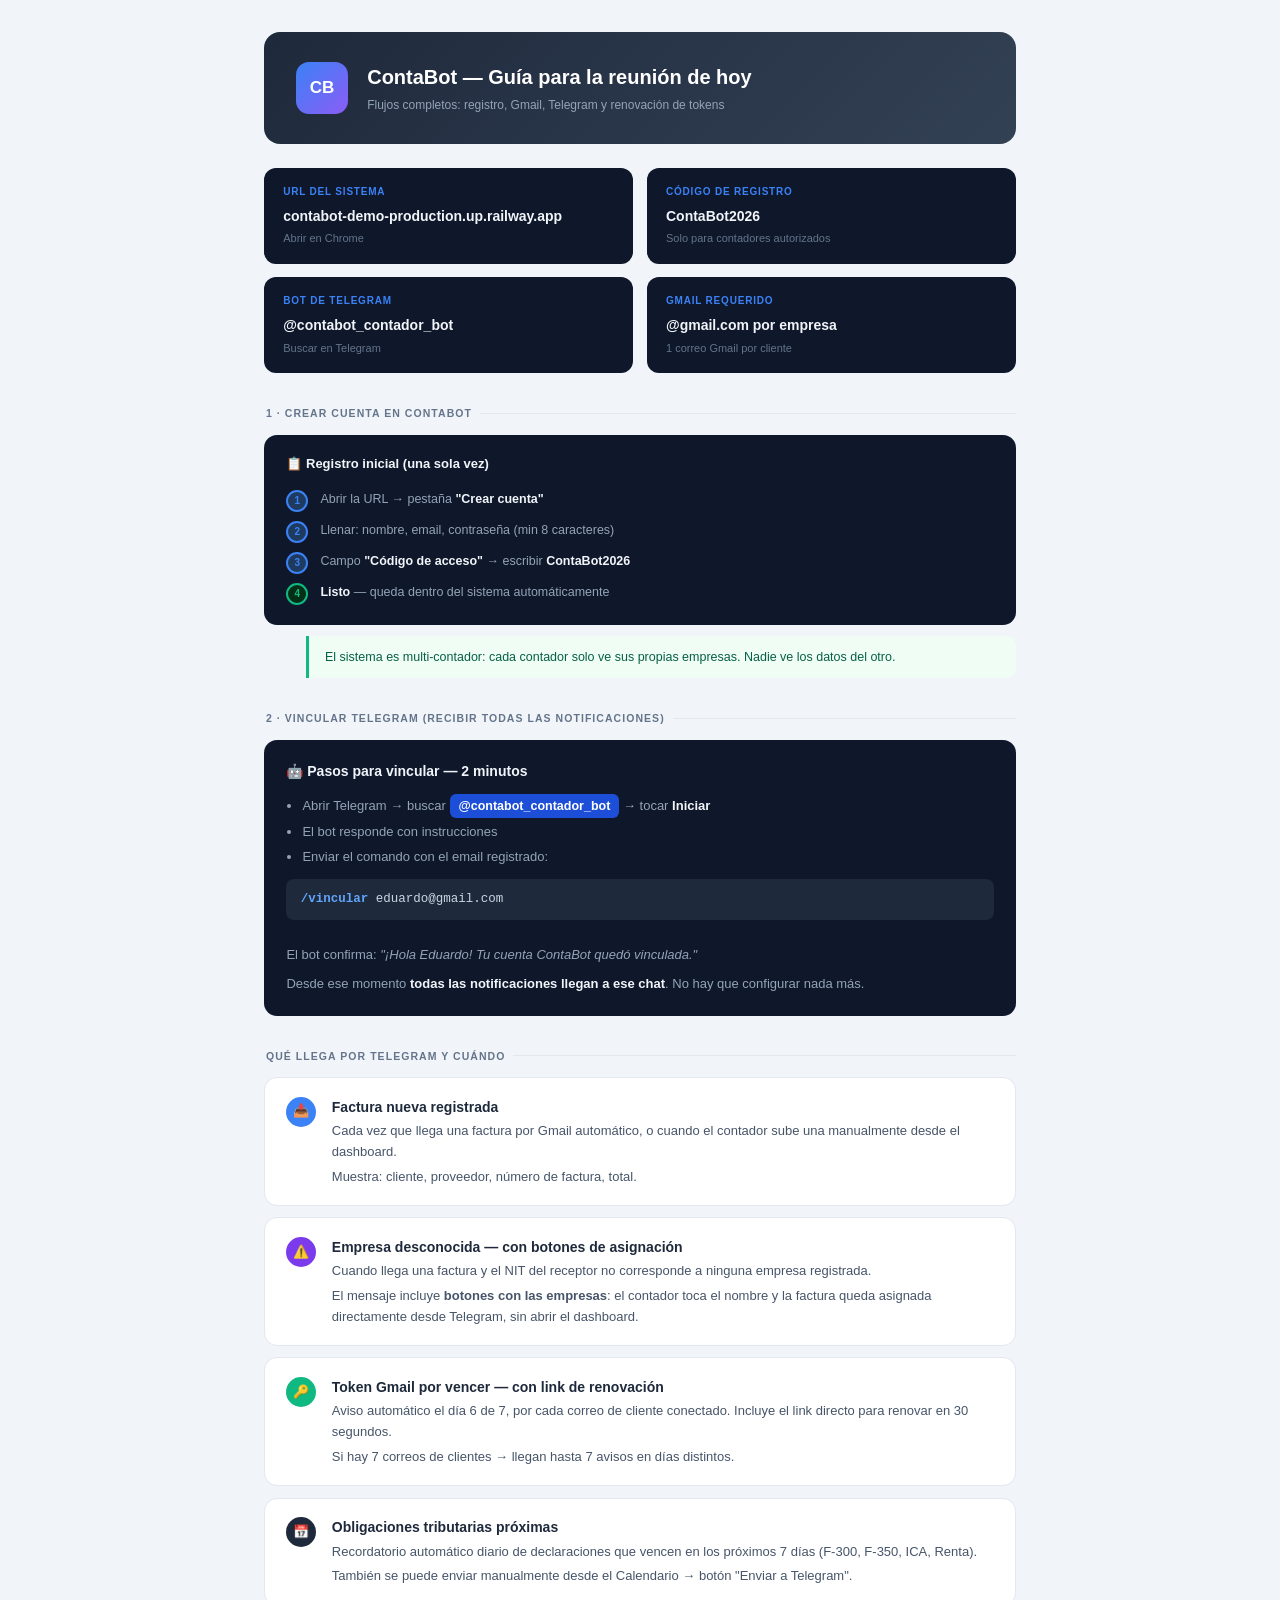
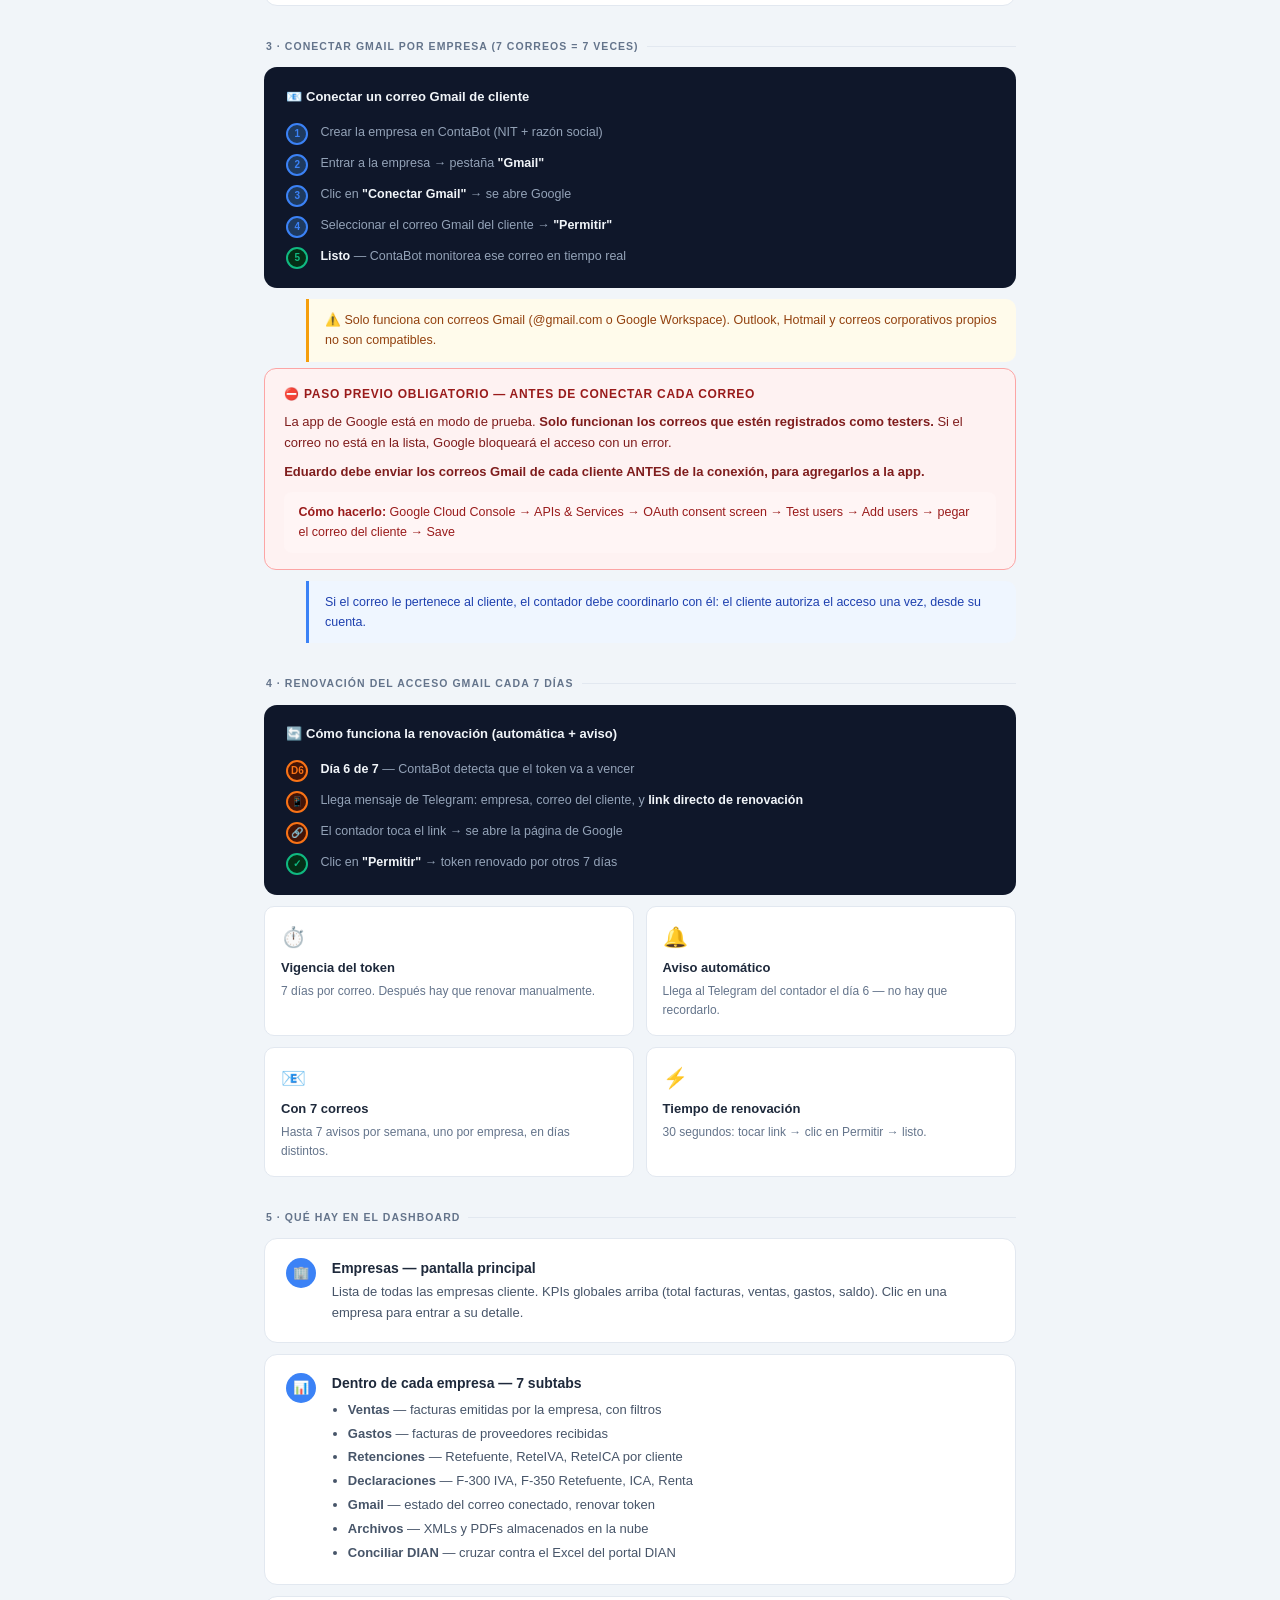
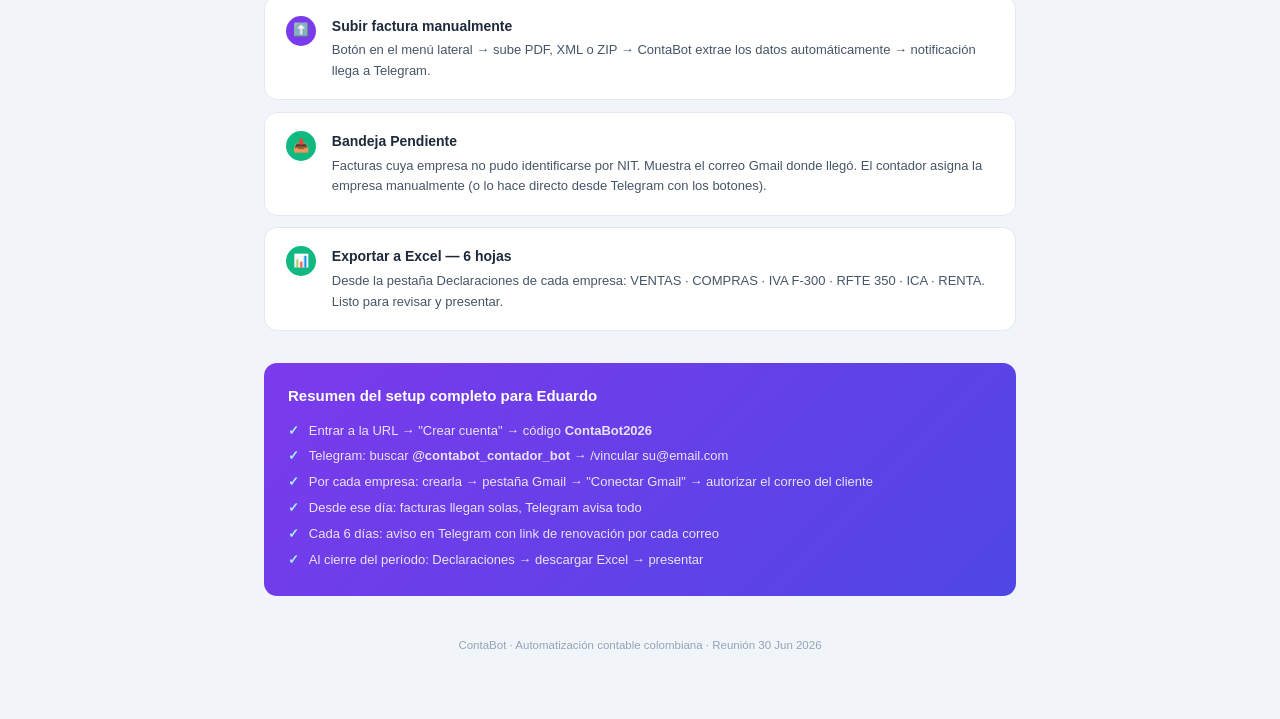
<file: guia_onboarding_eduardo.html>
<!DOCTYPE html>
<html lang="es">
<head>
  <meta charset="UTF-8">
  <meta name="viewport" content="width=device-width, initial-scale=1.0">
  <title>ContaBot — Guía para la reunión</title>
  <style>
    *, *::before, *::after { box-sizing: border-box; margin: 0; padding: 0; }
    body { font-family: -apple-system, BlinkMacSystemFont, 'Segoe UI', sans-serif; background: #f1f5f9; color: #1e293b; line-height: 1.6; }
    .page { max-width: 800px; margin: 0 auto; padding: 2rem 1.5rem 4rem; }
    @media print { body { background: white; } .page { padding: 0.5rem; } .card, .flow-box { break-inside: avoid; } .section { break-before: auto; } }

    /* ── Header ── */
    .header { background: linear-gradient(135deg, #1e293b, #334155); color: white; border-radius: 16px; padding: 1.8rem 2rem; margin-bottom: 1.5rem; display: flex; align-items: center; gap: 1.2rem; }
    .logo { width: 52px; height: 52px; background: linear-gradient(135deg, #3b82f6, #8b5cf6); border-radius: 13px; display: flex; align-items: center; justify-content: center; font-weight: 800; font-size: 17px; color: white; flex-shrink: 0; }
    .header h1 { font-size: 20px; font-weight: 800; margin-bottom: 3px; }
    .header p { font-size: 12px; color: #94a3b8; }

    /* ── Accesos destacados ── */
    .accesos { display: grid; grid-template-columns: 1fr 1fr; gap: .85rem; margin-bottom: 1.5rem; }
    .acceso-box { background: #0f172a; border-radius: 12px; padding: 1rem 1.2rem; }
    .acceso-label { font-size: 10px; font-weight: 700; text-transform: uppercase; letter-spacing: .08em; color: #3b82f6; margin-bottom: 5px; }
    .acceso-value { font-size: 14px; font-weight: 700; color: #f1f5f9; word-break: break-all; }
    .acceso-sub { font-size: 11px; color: #64748b; margin-top: 3px; }

    /* ── Sección ── */
    .section-title { font-size: 10.5px; font-weight: 700; text-transform: uppercase; letter-spacing: .1em; color: #64748b; margin: 2rem 0 .8rem; padding-left: 2px; display: flex; align-items: center; gap: .5rem; }
    .section-title::after { content: ''; flex: 1; height: 1px; background: #e2e8f0; }

    /* ── Cards ── */
    .card { background: white; border: 1px solid #e2e8f0; border-radius: 13px; padding: 1.1rem 1.3rem; margin-bottom: .7rem; display: flex; gap: 1rem; align-items: flex-start; }
    .num { width: 30px; height: 30px; border-radius: 50%; display: flex; align-items: center; justify-content: center; font-size: 13px; font-weight: 800; color: white; flex-shrink: 0; margin-top: 1px; }
    .num.blue   { background: #3b82f6; }
    .num.purple { background: #7c3aed; }
    .num.green  { background: #10b981; }
    .num.dark   { background: #1e293b; }
    .card h3 { font-size: 14px; font-weight: 700; color: #1e293b; margin-bottom: 3px; }
    .card p, .card li { font-size: 13px; color: #475569; }
    .card ul { margin: 5px 0 0 16px; }
    .card li { margin-bottom: 3px; }
    code { background: #f1f5f9; border: 1px solid #e2e8f0; border-radius: 4px; padding: 1px 6px; font-size: 12px; font-family: monospace; color: #1e293b; }

    /* ── Tips ── */
    .tip  { background: #f0fdf4; border-left: 3px solid #10b981; border-radius: 0 10px 10px 0; padding: .7rem 1rem; font-size: 12.5px; color: #065f46; margin: .4rem 0 .4rem 42px; }
    .warn { background: #fffbeb; border-left: 3px solid #f59e0b; border-radius: 0 10px 10px 0; padding: .7rem 1rem; font-size: 12.5px; color: #92400e; margin: .4rem 0 .4rem 42px; }
    .info { background: #eff6ff; border-left: 3px solid #3b82f6; border-radius: 0 10px 10px 0; padding: .7rem 1rem; font-size: 12.5px; color: #1e40af; margin: .4rem 0 .4rem 42px; }

    /* ── Flujos visuales ── */
    .flow-box { background: #0f172a; border-radius: 13px; padding: 1.2rem 1.4rem; margin-bottom: .7rem; }
    .flow-title { font-size: 13px; font-weight: 700; color: #f1f5f9; margin-bottom: .9rem; display: flex; align-items: center; gap: .5rem; }
    .flow-steps { display: flex; flex-direction: column; gap: .5rem; }
    .flow-step { display: flex; align-items: flex-start; gap: .75rem; }
    .flow-dot { width: 22px; height: 22px; border-radius: 50%; background: #1e3a5f; border: 2px solid #3b82f6; display: flex; align-items: center; justify-content: center; font-size: 10px; font-weight: 800; color: #3b82f6; flex-shrink: 0; margin-top: 1px; }
    .flow-dot.green  { background: #052e16; border-color: #10b981; color: #10b981; }
    .flow-dot.purple { background: #2e1065; border-color: #8b5cf6; color: #8b5cf6; }
    .flow-dot.orange { background: #431407; border-color: #f97316; color: #f97316; }
    .flow-text { font-size: 12.5px; color: #94a3b8; }
    .flow-text strong { color: #f1f5f9; }
    .flow-arrow { text-align: center; color: #334155; font-size: 11px; padding: 0 0 0 30px; }

    /* ── Telegram card ── */
    .tg-card { background: #0f172a; border-radius: 13px; padding: 1.3rem 1.4rem; margin-bottom: .7rem; }
    .tg-card h3 { color: #f1f5f9; font-size: 14px; font-weight: 700; margin-bottom: .7rem; }
    .tg-card p, .tg-card li { font-size: 13px; color: #94a3b8; }
    .tg-card ul { margin: .5rem 0 0 16px; }
    .tg-card li { margin-bottom: 4px; }
    .tg-card strong { color: #f1f5f9; }
    .tg-bot { display: inline-block; background: #1d4ed8; color: white; border-radius: 6px; padding: 2px 9px; font-size: 12.5px; font-weight: 700; }
    .tg-msg { background: #1e293b; border-radius: 8px; padding: .65rem .9rem; font-size: 12.5px; color: #cbd5e1; margin-top: .7rem; font-family: monospace; }
    .tg-msg .cmd { color: #60a5fa; font-weight: 700; }

    /* ── Renovación tokens ── */
    .token-grid { display: grid; grid-template-columns: 1fr 1fr; gap: .7rem; margin-bottom: .7rem; }
    .token-item { background: white; border: 1px solid #e2e8f0; border-radius: 10px; padding: .9rem 1rem; }
    .token-item .icon { font-size: 20px; margin-bottom: 5px; }
    .token-item h4 { font-size: 13px; font-weight: 700; color: #1e293b; margin-bottom: 3px; }
    .token-item p { font-size: 12px; color: #64748b; }

    /* ── Resumen final ── */
    .summary { background: linear-gradient(135deg, #7c3aed, #4f46e5); border-radius: 13px; padding: 1.3rem 1.5rem; color: white; margin-top: 2rem; }
    .summary h3 { font-size: 15px; font-weight: 800; margin-bottom: .8rem; }
    .summary li { font-size: 13px; color: rgba(255,255,255,.85); margin-bottom: 5px; list-style: none; padding-left: 1.3rem; position: relative; }
    .summary li::before { content: '✓'; position: absolute; left: 0; color: #a5f3fc; font-weight: 700; }

    .footer { text-align: center; margin-top: 2.5rem; font-size: 11.5px; color: #94a3b8; }
  </style>
</head>
<body>
<div class="page">

  <!-- HEADER -->
  <div class="header">
    <div class="logo">CB</div>
    <div>
      <h1>ContaBot — Guía para la reunión de hoy</h1>
      <p>Flujos completos: registro, Gmail, Telegram y renovación de tokens</p>
    </div>
  </div>

  <!-- ACCESOS -->
  <div class="accesos">
    <div class="acceso-box">
      <div class="acceso-label">URL del sistema</div>
      <div class="acceso-value">contabot-demo-production.up.railway.app</div>
      <div class="acceso-sub">Abrir en Chrome</div>
    </div>
    <div class="acceso-box">
      <div class="acceso-label">Código de registro</div>
      <div class="acceso-value">ContaBot2026</div>
      <div class="acceso-sub">Solo para contadores autorizados</div>
    </div>
    <div class="acceso-box">
      <div class="acceso-label">Bot de Telegram</div>
      <div class="acceso-value">@contabot_contador_bot</div>
      <div class="acceso-sub">Buscar en Telegram</div>
    </div>
    <div class="acceso-box">
      <div class="acceso-label">Gmail requerido</div>
      <div class="acceso-value">@gmail.com por empresa</div>
      <div class="acceso-sub">1 correo Gmail por cliente</div>
    </div>
  </div>

  <!-- ══════════════════════════════════════════════════════
       FLUJO 1: REGISTRO
  ══════════════════════════════════════════════════════ -->
  <div class="section-title">1 · Crear cuenta en ContaBot</div>

  <div class="flow-box">
    <div class="flow-title">📋 Registro inicial (una sola vez)</div>
    <div class="flow-steps">
      <div class="flow-step"><div class="flow-dot">1</div><div class="flow-text">Abrir la URL → pestaña <strong>"Crear cuenta"</strong></div></div>
      <div class="flow-step"><div class="flow-dot">2</div><div class="flow-text">Llenar: nombre, email, contraseña (min 8 caracteres)</div></div>
      <div class="flow-step"><div class="flow-dot">3</div><div class="flow-text">Campo <strong>"Código de acceso"</strong> → escribir <strong>ContaBot2026</strong></div></div>
      <div class="flow-step"><div class="flow-dot green">4</div><div class="flow-text"><strong>Listo</strong> — queda dentro del sistema automáticamente</div></div>
    </div>
  </div>

  <div class="tip">El sistema es multi-contador: cada contador solo ve sus propias empresas. Nadie ve los datos del otro.</div>

  <!-- ══════════════════════════════════════════════════════
       FLUJO 2: TELEGRAM
  ══════════════════════════════════════════════════════ -->
  <div class="section-title">2 · Vincular Telegram (recibir todas las notificaciones)</div>

  <div class="tg-card">
    <h3>🤖 Pasos para vincular — 2 minutos</h3>
    <ul>
      <li>Abrir Telegram → buscar <span class="tg-bot">@contabot_contador_bot</span> → tocar <strong>Iniciar</strong></li>
      <li>El bot responde con instrucciones</li>
      <li>Enviar el comando con el email registrado:</li>
    </ul>
    <div class="tg-msg"><span class="cmd">/vincular</span> eduardo@gmail.com</div>
    <br>
    <p>El bot confirma: <em>"¡Hola Eduardo! Tu cuenta ContaBot quedó vinculada."</em></p>
    <p style="margin-top:.5rem">Desde ese momento <strong>todas las notificaciones llegan a ese chat</strong>. No hay que configurar nada más.</p>
  </div>

  <div class="section-title">Qué llega por Telegram y cuándo</div>

  <div class="card">
    <div class="num blue">📥</div>
    <div>
      <h3>Factura nueva registrada</h3>
      <p>Cada vez que llega una factura por Gmail automático, o cuando el contador sube una manualmente desde el dashboard.</p>
      <p style="margin-top:4px">Muestra: cliente, proveedor, número de factura, total.</p>
    </div>
  </div>

  <div class="card">
    <div class="num purple">⚠️</div>
    <div>
      <h3>Empresa desconocida — con botones de asignación</h3>
      <p>Cuando llega una factura y el NIT del receptor no corresponde a ninguna empresa registrada.</p>
      <p style="margin-top:4px">El mensaje incluye <strong>botones con las empresas</strong>: el contador toca el nombre y la factura queda asignada directamente desde Telegram, sin abrir el dashboard.</p>
    </div>
  </div>

  <div class="card">
    <div class="num green">🔑</div>
    <div>
      <h3>Token Gmail por vencer — con link de renovación</h3>
      <p>Aviso automático el día 6 de 7, por cada correo de cliente conectado. Incluye el link directo para renovar en 30 segundos.</p>
      <p style="margin-top:4px">Si hay 7 correos de clientes → llegan hasta 7 avisos en días distintos.</p>
    </div>
  </div>

  <div class="card">
    <div class="num dark">📅</div>
    <div>
      <h3>Obligaciones tributarias próximas</h3>
      <p>Recordatorio automático diario de declaraciones que vencen en los próximos 7 días (F-300, F-350, ICA, Renta).</p>
      <p style="margin-top:4px">También se puede enviar manualmente desde el Calendario → botón "Enviar a Telegram".</p>
    </div>
  </div>

  <!-- ══════════════════════════════════════════════════════
       FLUJO 3: GMAIL
  ══════════════════════════════════════════════════════ -->
  <div class="section-title">3 · Conectar Gmail por empresa (7 correos = 7 veces)</div>

  <div class="flow-box">
    <div class="flow-title">📧 Conectar un correo Gmail de cliente</div>
    <div class="flow-steps">
      <div class="flow-step"><div class="flow-dot">1</div><div class="flow-text">Crear la empresa en ContaBot (NIT + razón social)</div></div>
      <div class="flow-step"><div class="flow-dot">2</div><div class="flow-text">Entrar a la empresa → pestaña <strong>"Gmail"</strong></div></div>
      <div class="flow-step"><div class="flow-dot">3</div><div class="flow-text">Clic en <strong>"Conectar Gmail"</strong> → se abre Google</div></div>
      <div class="flow-step"><div class="flow-dot">4</div><div class="flow-text">Seleccionar el correo Gmail del cliente → <strong>"Permitir"</strong></div></div>
      <div class="flow-step"><div class="flow-dot green">5</div><div class="flow-text"><strong>Listo</strong> — ContaBot monitorea ese correo en tiempo real</div></div>
    </div>
  </div>

  <div class="warn">⚠️ Solo funciona con correos Gmail (@gmail.com o Google Workspace). Outlook, Hotmail y correos corporativos propios no son compatibles.</div>

  <div style="background:#fef2f2;border:1.5px solid #fca5a5;border-radius:12px;padding:1rem 1.2rem;margin-bottom:.7rem">
    <div style="font-size:12px;font-weight:800;color:#991b1b;text-transform:uppercase;letter-spacing:.06em;margin-bottom:.5rem">⛔ Paso previo obligatorio — antes de conectar cada correo</div>
    <p style="font-size:13px;color:#7f1d1d;margin-bottom:.5rem">La app de Google está en modo de prueba. <strong>Solo funcionan los correos que estén registrados como testers.</strong> Si el correo no está en la lista, Google bloqueará el acceso con un error.</p>
    <p style="font-size:13px;color:#7f1d1d;font-weight:700">Eduardo debe enviar los correos Gmail de cada cliente ANTES de la conexión, para agregarlos a la app.</p>
    <div style="background:#fff5f5;border-radius:8px;padding:.65rem .9rem;margin-top:.6rem;font-size:12.5px;color:#991b1b">
      <strong>Cómo hacerlo:</strong> Google Cloud Console → APIs &amp; Services → OAuth consent screen → Test users → Add users → pegar el correo del cliente → Save
    </div>
  </div>

  <div class="info">Si el correo le pertenece al cliente, el contador debe coordinarlo con él: el cliente autoriza el acceso una vez, desde su cuenta.</div>

  <!-- ══════════════════════════════════════════════════════
       FLUJO 4: RENOVACIÓN DE TOKENS
  ══════════════════════════════════════════════════════ -->
  <div class="section-title">4 · Renovación del acceso Gmail cada 7 días</div>

  <div class="flow-box">
    <div class="flow-title">🔄 Cómo funciona la renovación (automática + aviso)</div>
    <div class="flow-steps">
      <div class="flow-step"><div class="flow-dot orange">D6</div><div class="flow-text"><strong>Día 6 de 7</strong> — ContaBot detecta que el token va a vencer</div></div>
      <div class="flow-step"><div class="flow-dot orange">📱</div><div class="flow-text">Llega mensaje de Telegram: empresa, correo del cliente, y <strong>link directo de renovación</strong></div></div>
      <div class="flow-step"><div class="flow-dot orange">🔗</div><div class="flow-text">El contador toca el link → se abre la página de Google</div></div>
      <div class="flow-step"><div class="flow-dot green">✓</div><div class="flow-text">Clic en <strong>"Permitir"</strong> → token renovado por otros 7 días</div></div>
    </div>
  </div>

  <div class="token-grid">
    <div class="token-item">
      <div class="icon">⏱️</div>
      <h4>Vigencia del token</h4>
      <p>7 días por correo. Después hay que renovar manualmente.</p>
    </div>
    <div class="token-item">
      <div class="icon">🔔</div>
      <h4>Aviso automático</h4>
      <p>Llega al Telegram del contador el día 6 — no hay que recordarlo.</p>
    </div>
    <div class="token-item">
      <div class="icon">📧</div>
      <h4>Con 7 correos</h4>
      <p>Hasta 7 avisos por semana, uno por empresa, en días distintos.</p>
    </div>
    <div class="token-item">
      <div class="icon">⚡</div>
      <h4>Tiempo de renovación</h4>
      <p>30 segundos: tocar link → clic en Permitir → listo.</p>
    </div>
  </div>

  <!-- ══════════════════════════════════════════════════════
       FLUJO 5: DASHBOARD
  ══════════════════════════════════════════════════════ -->
  <div class="section-title">5 · Qué hay en el dashboard</div>

  <div class="card">
    <div class="num blue">🏢</div>
    <div>
      <h3>Empresas — pantalla principal</h3>
      <p>Lista de todas las empresas cliente. KPIs globales arriba (total facturas, ventas, gastos, saldo). Clic en una empresa para entrar a su detalle.</p>
    </div>
  </div>

  <div class="card">
    <div class="num blue">📊</div>
    <div>
      <h3>Dentro de cada empresa — 7 subtabs</h3>
      <ul>
        <li><strong>Ventas</strong> — facturas emitidas por la empresa, con filtros</li>
        <li><strong>Gastos</strong> — facturas de proveedores recibidas</li>
        <li><strong>Retenciones</strong> — Retefuente, ReteIVA, ReteICA por cliente</li>
        <li><strong>Declaraciones</strong> — F-300 IVA, F-350 Retefuente, ICA, Renta</li>
        <li><strong>Gmail</strong> — estado del correo conectado, renovar token</li>
        <li><strong>Archivos</strong> — XMLs y PDFs almacenados en la nube</li>
        <li><strong>Conciliar DIAN</strong> — cruzar contra el Excel del portal DIAN</li>
      </ul>
    </div>
  </div>

  <div class="card">
    <div class="num purple">⬆️</div>
    <div>
      <h3>Subir factura manualmente</h3>
      <p>Botón en el menú lateral → sube PDF, XML o ZIP → ContaBot extrae los datos automáticamente → notificación llega a Telegram.</p>
    </div>
  </div>

  <div class="card">
    <div class="num green">📥</div>
    <div>
      <h3>Bandeja Pendiente</h3>
      <p>Facturas cuya empresa no pudo identificarse por NIT. Muestra el correo Gmail donde llegó. El contador asigna la empresa manualmente (o lo hace directo desde Telegram con los botones).</p>
    </div>
  </div>

  <div class="card">
    <div class="num green">📊</div>
    <div>
      <h3>Exportar a Excel — 6 hojas</h3>
      <p>Desde la pestaña Declaraciones de cada empresa: VENTAS · COMPRAS · IVA F-300 · RFTE 350 · ICA · RENTA. Listo para revisar y presentar.</p>
    </div>
  </div>

  <!-- RESUMEN -->
  <div class="summary">
    <h3>Resumen del setup completo para Eduardo</h3>
    <ul>
      <li>Entrar a la URL → "Crear cuenta" → código <strong>ContaBot2026</strong></li>
      <li>Telegram: buscar <strong>@contabot_contador_bot</strong> → /vincular su@email.com</li>
      <li>Por cada empresa: crearla → pestaña Gmail → "Conectar Gmail" → autorizar el correo del cliente</li>
      <li>Desde ese día: facturas llegan solas, Telegram avisa todo</li>
      <li>Cada 6 días: aviso en Telegram con link de renovación por cada correo</li>
      <li>Al cierre del período: Declaraciones → descargar Excel → presentar</li>
    </ul>
  </div>

  <div class="footer">
    ContaBot · Automatización contable colombiana · Reunión 30 Jun 2026
  </div>

</div>
</body>
</html>
</file>
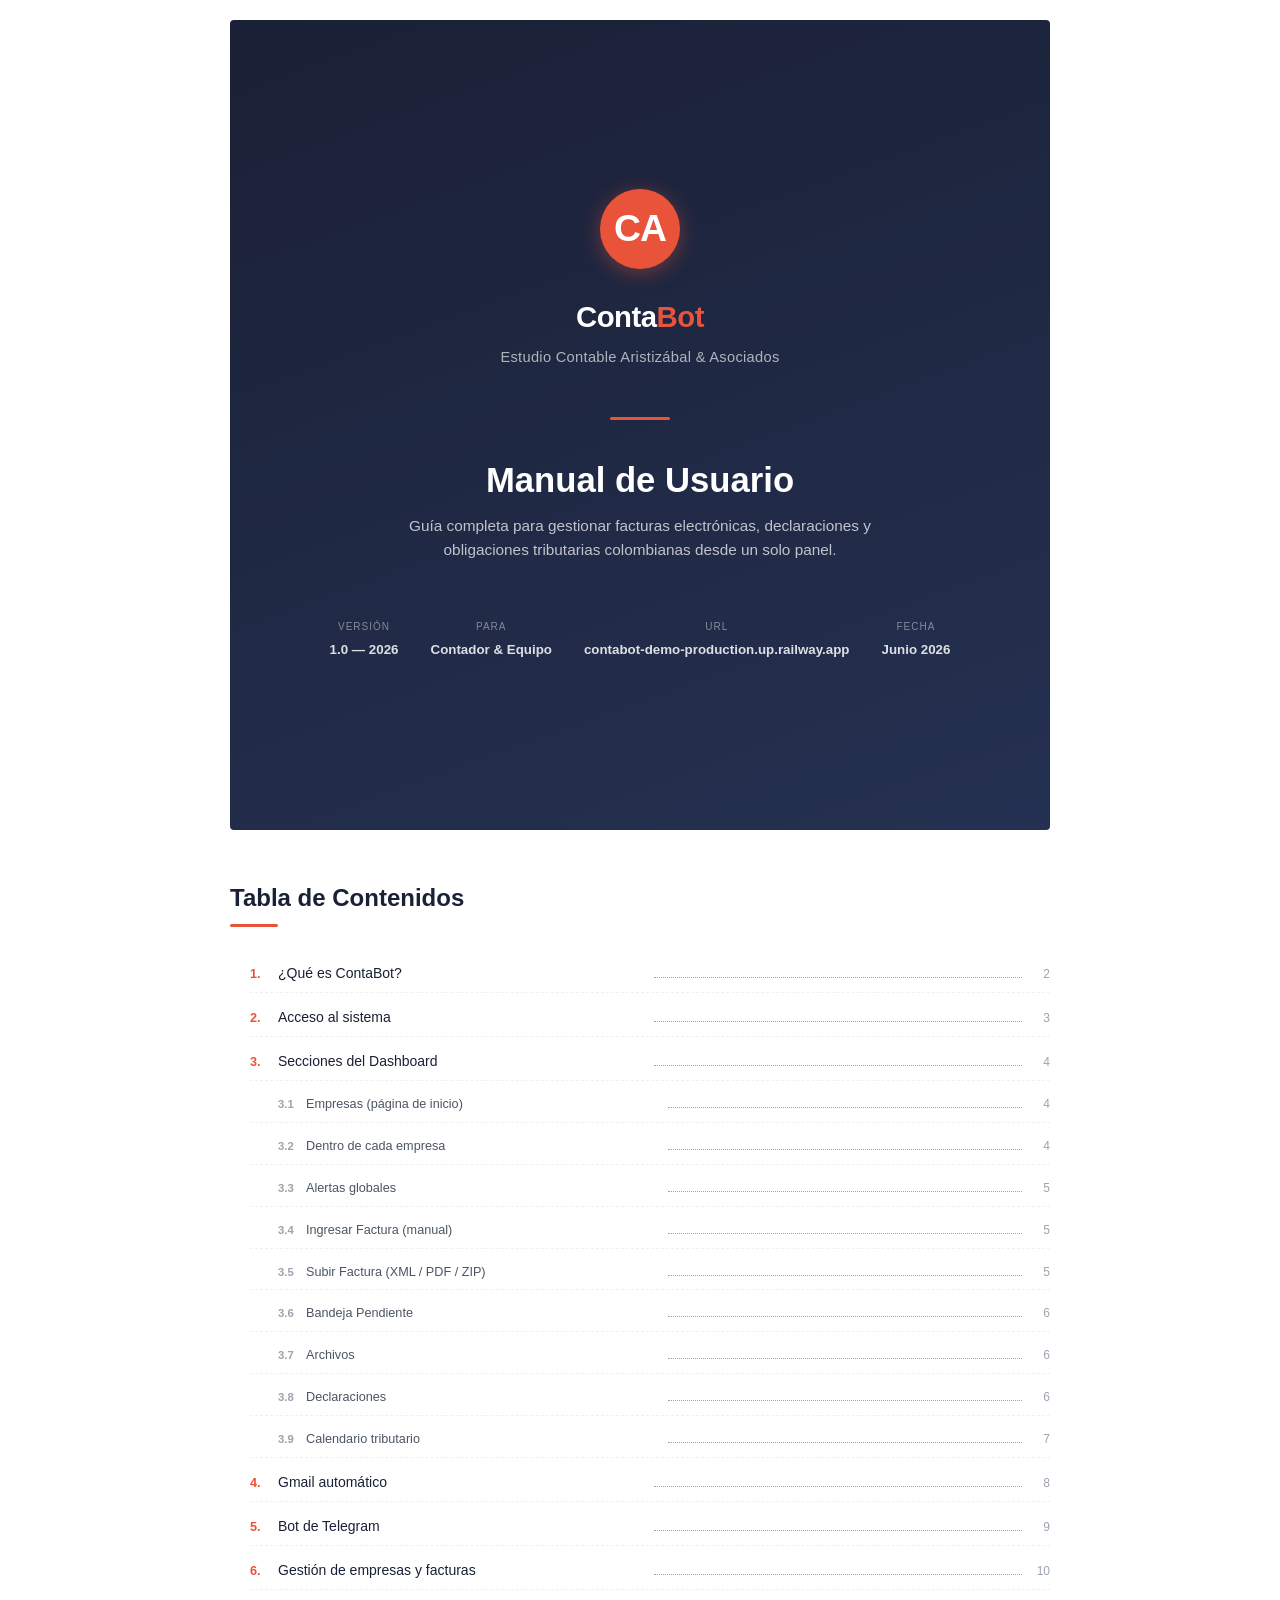
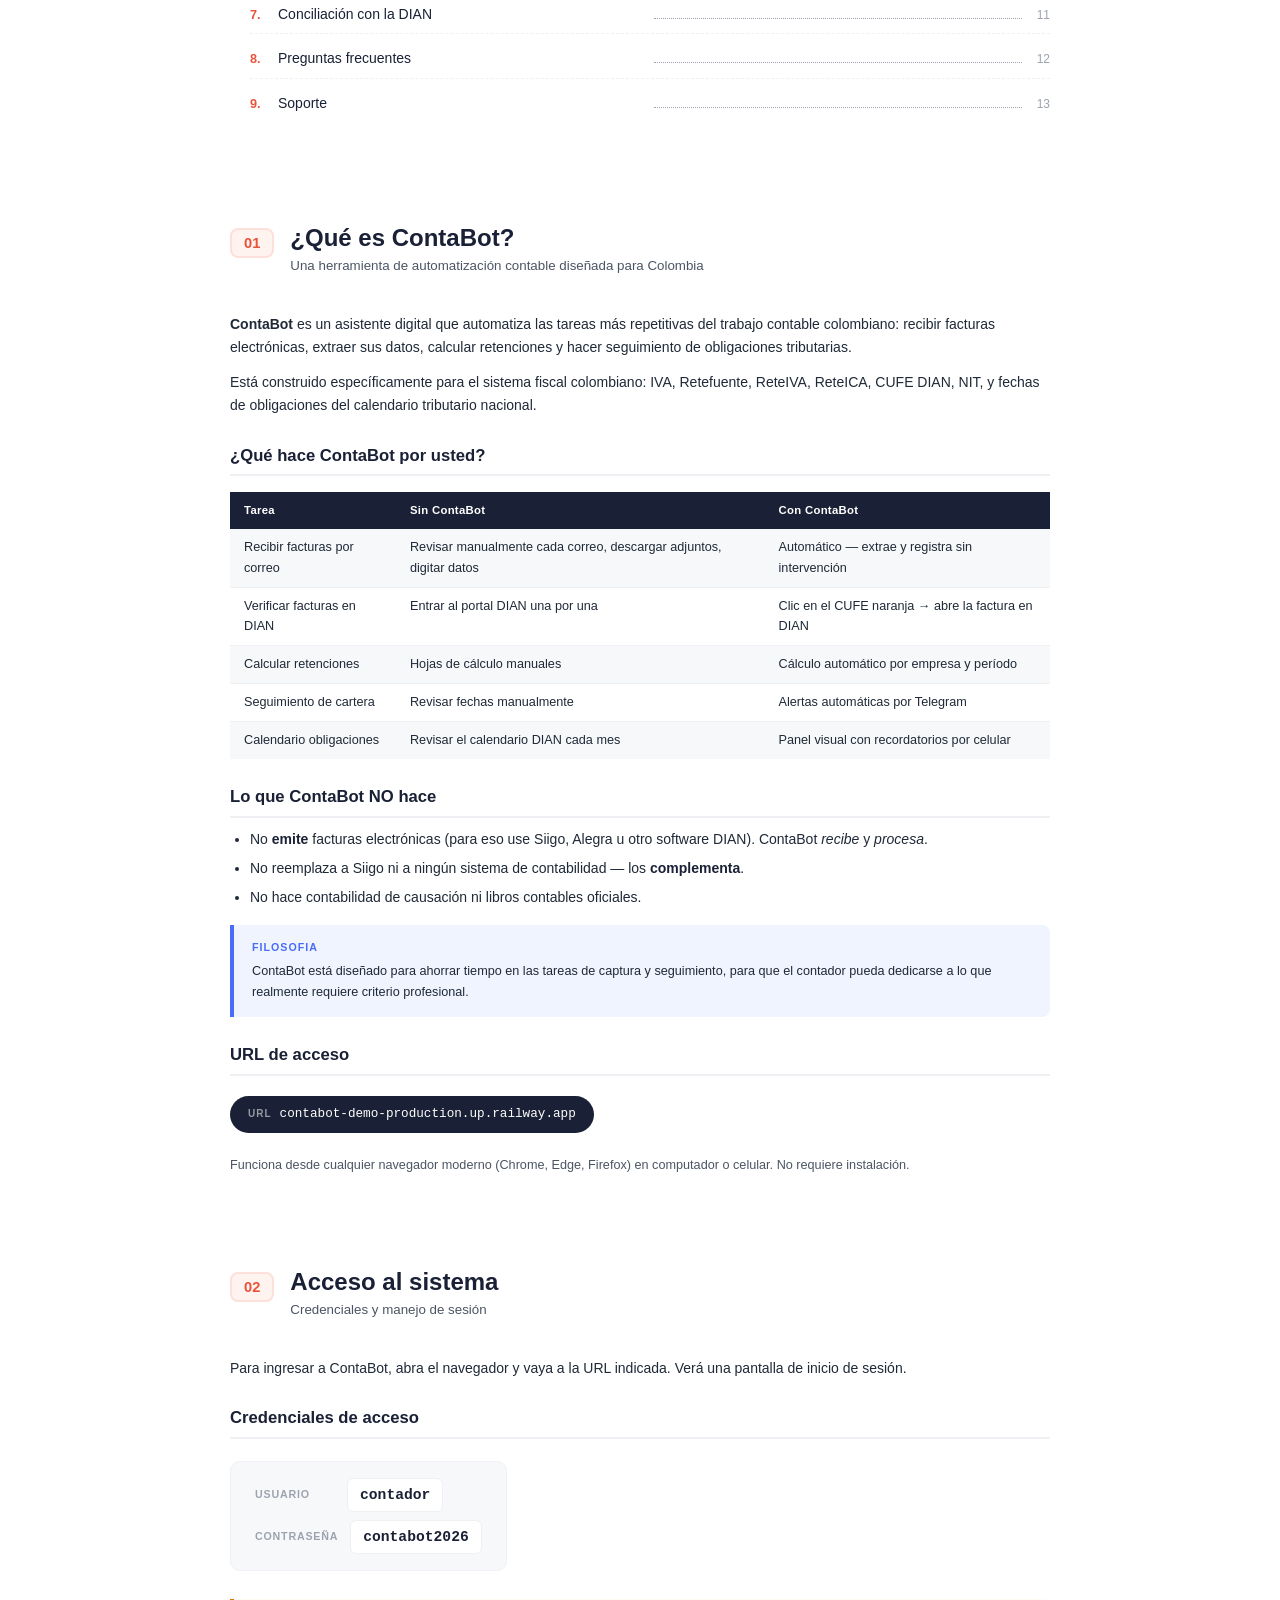
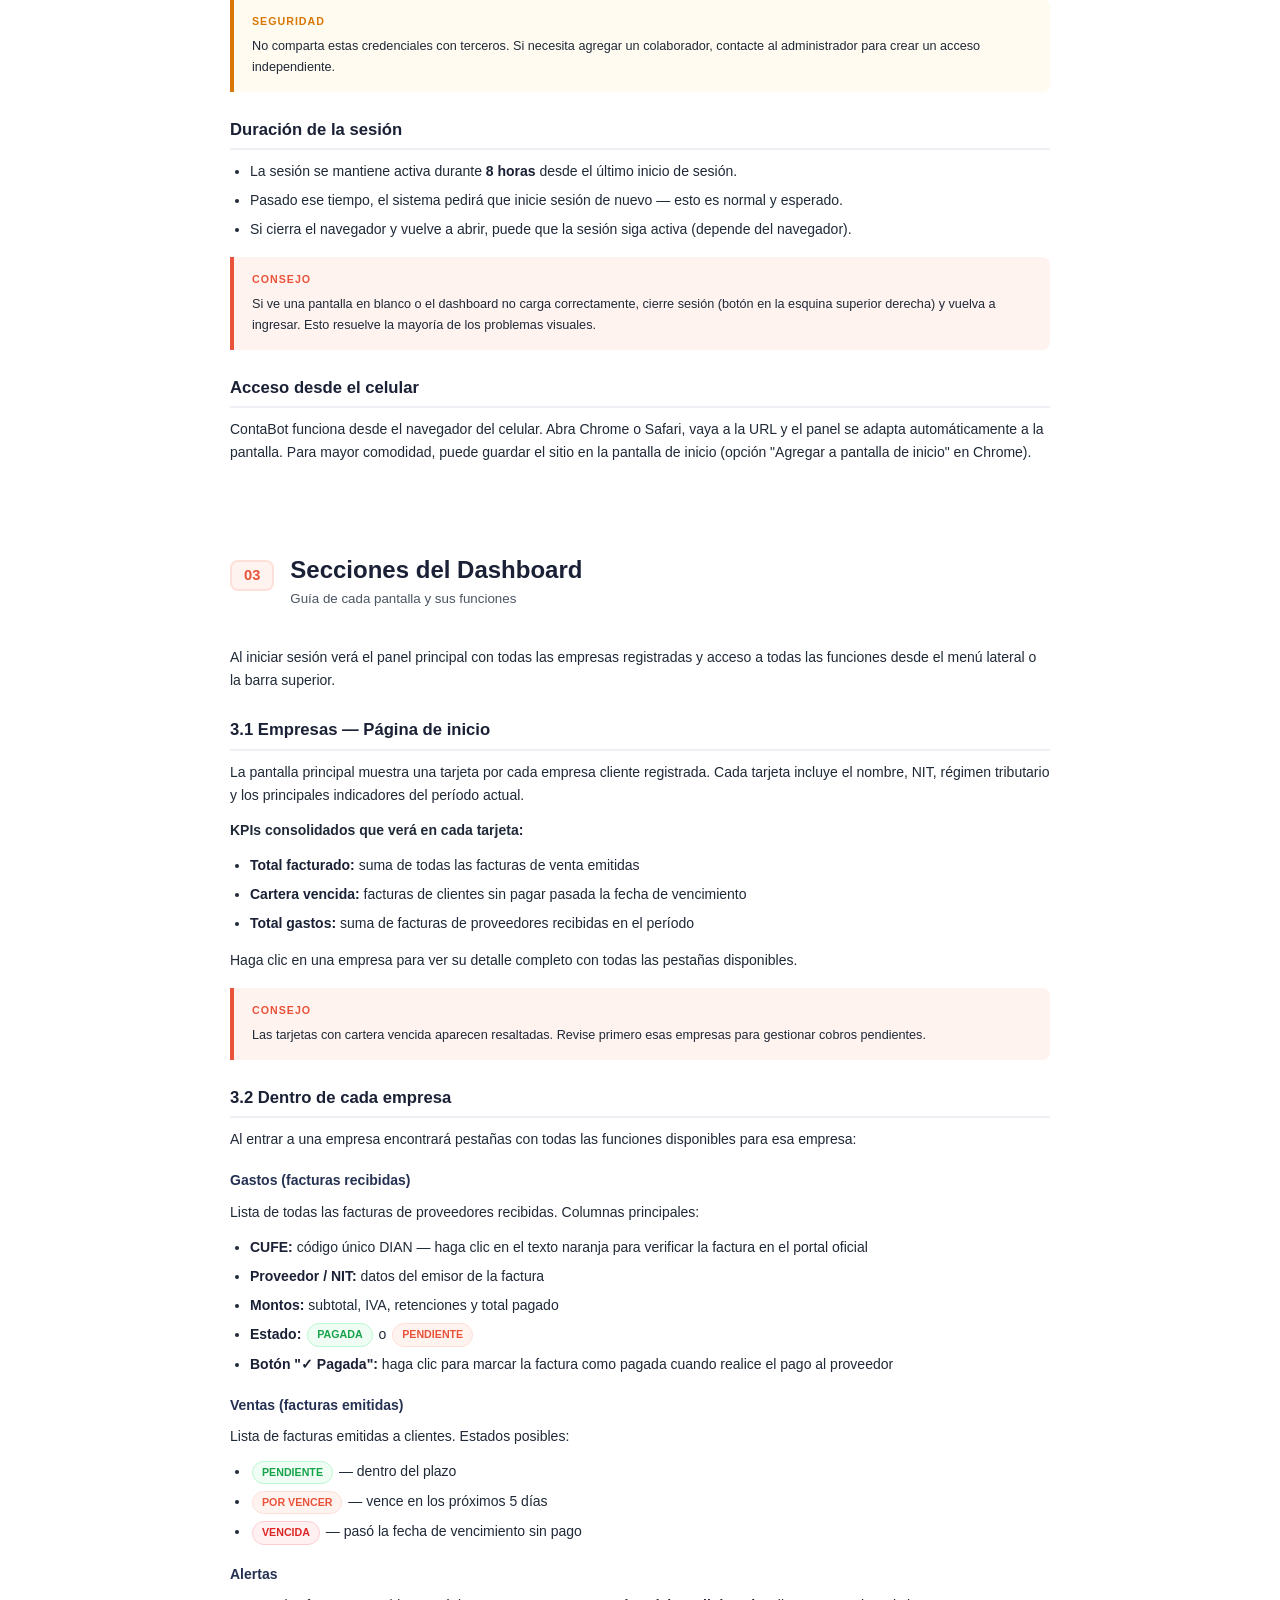
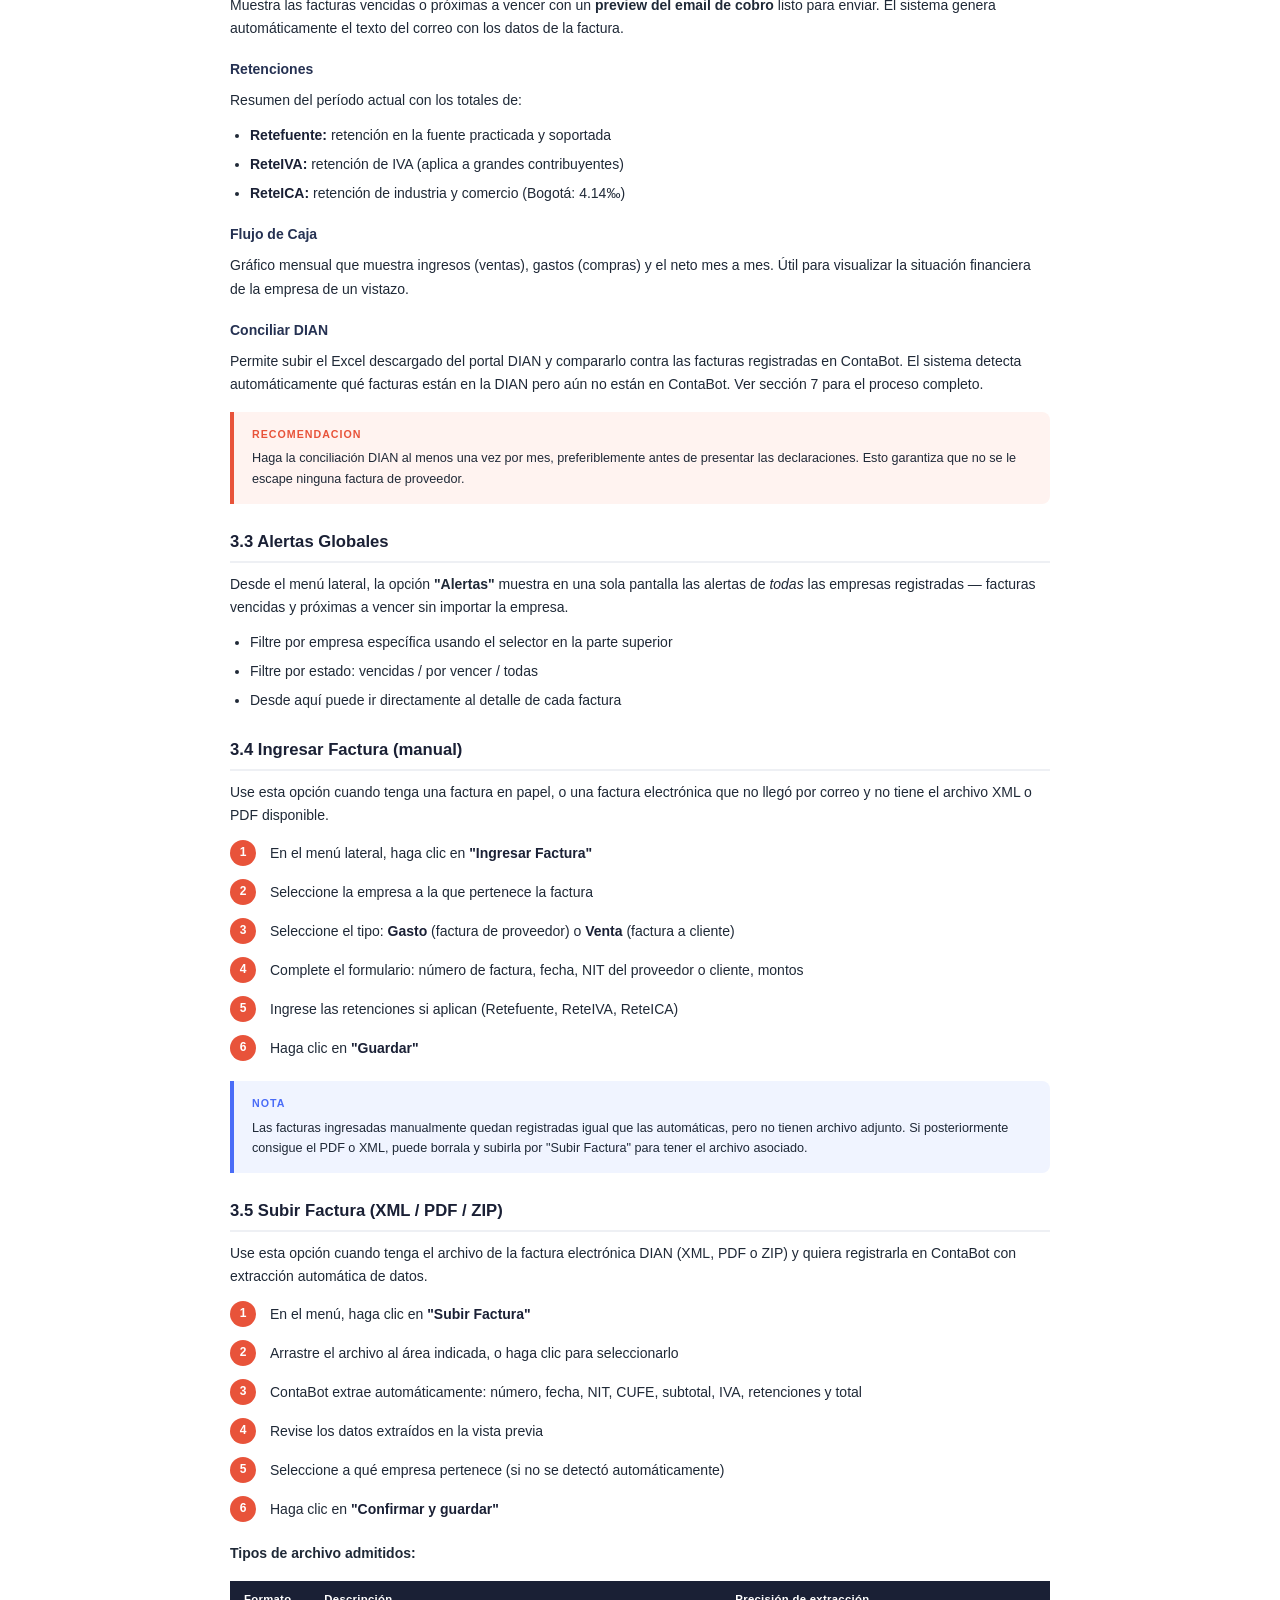
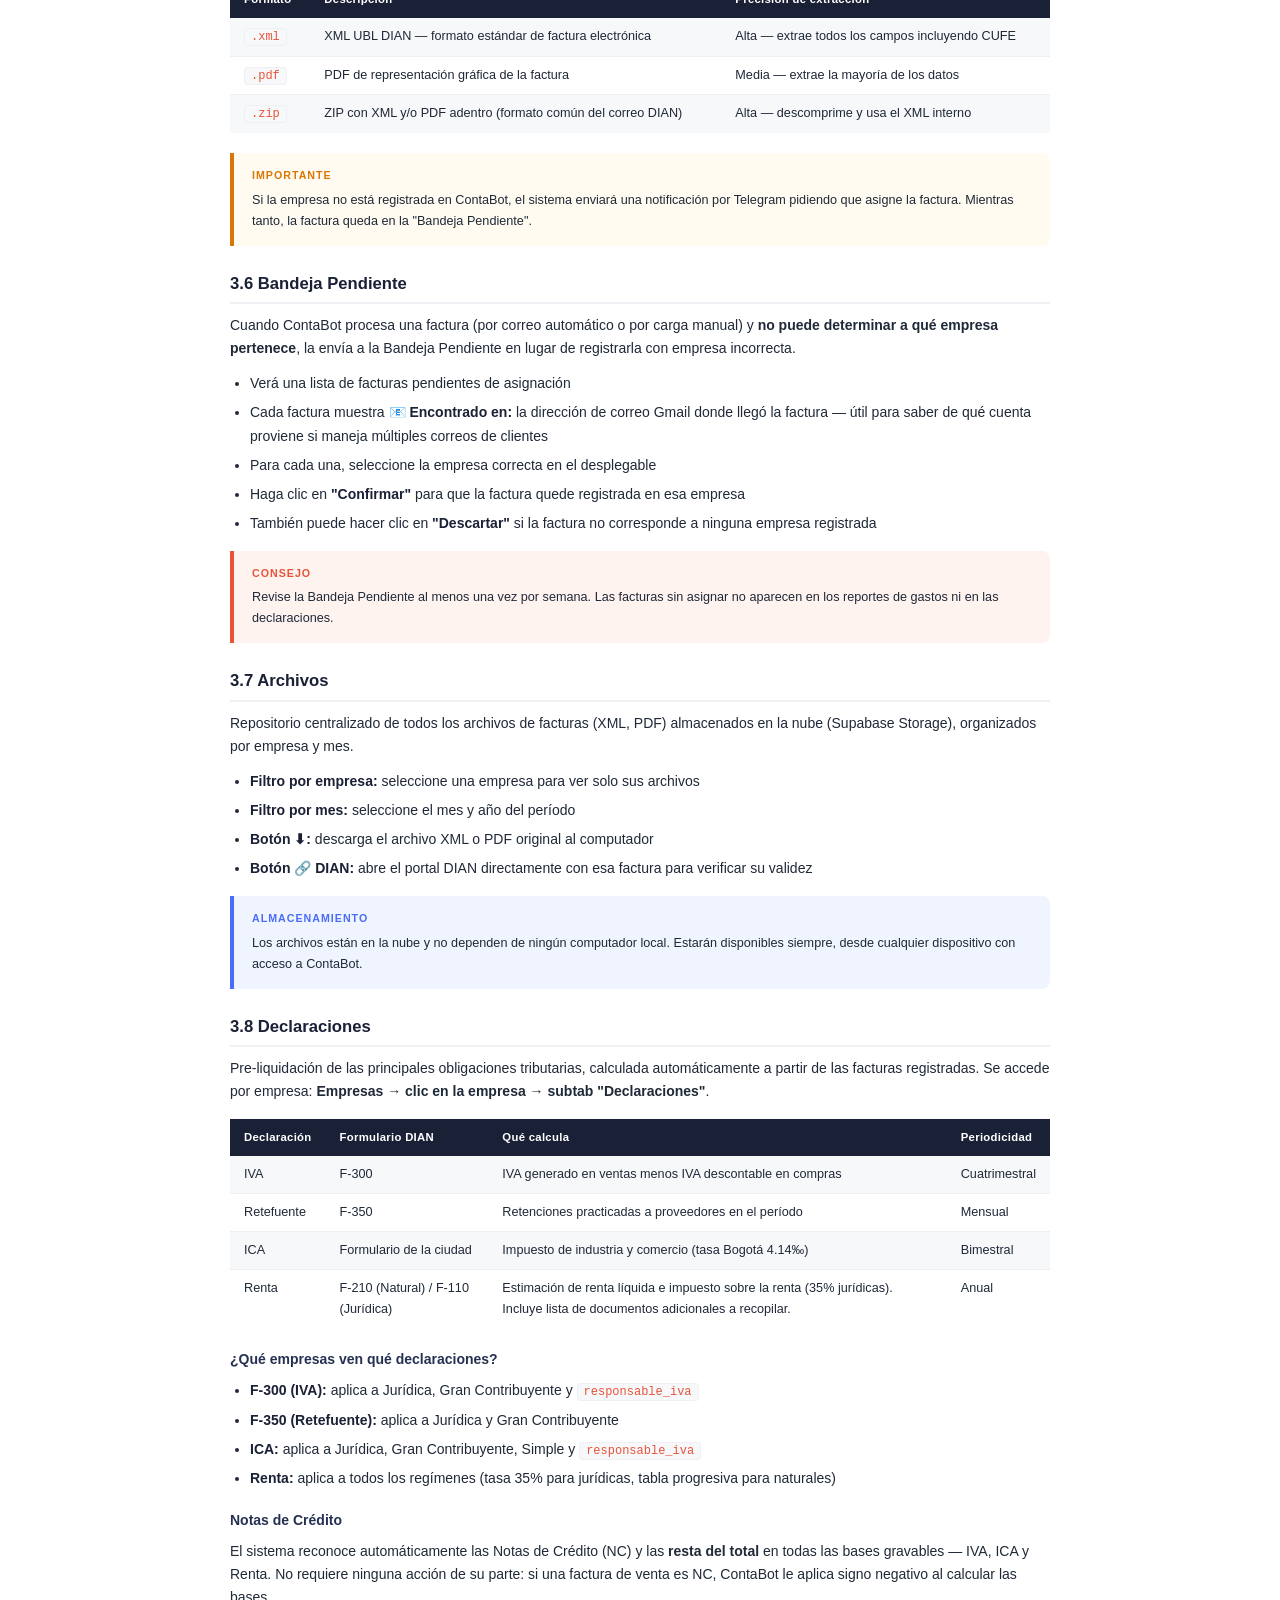
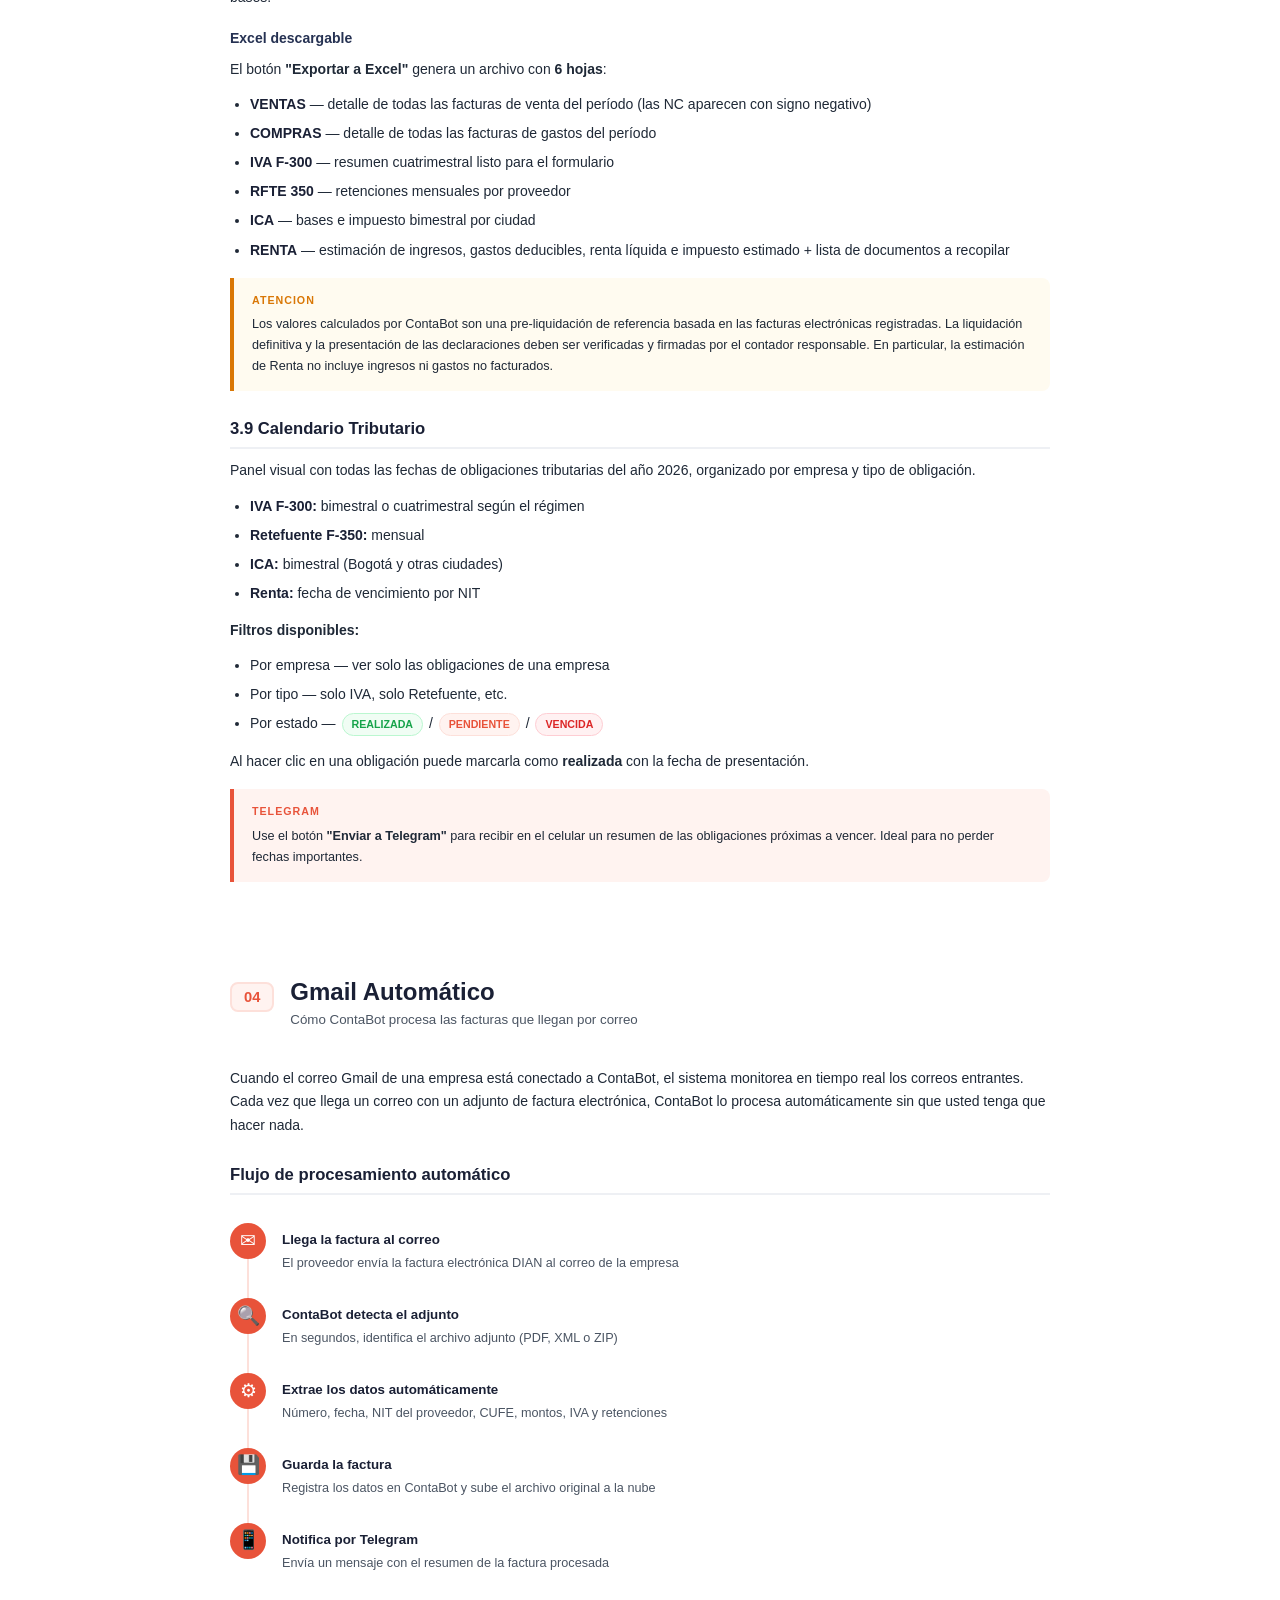
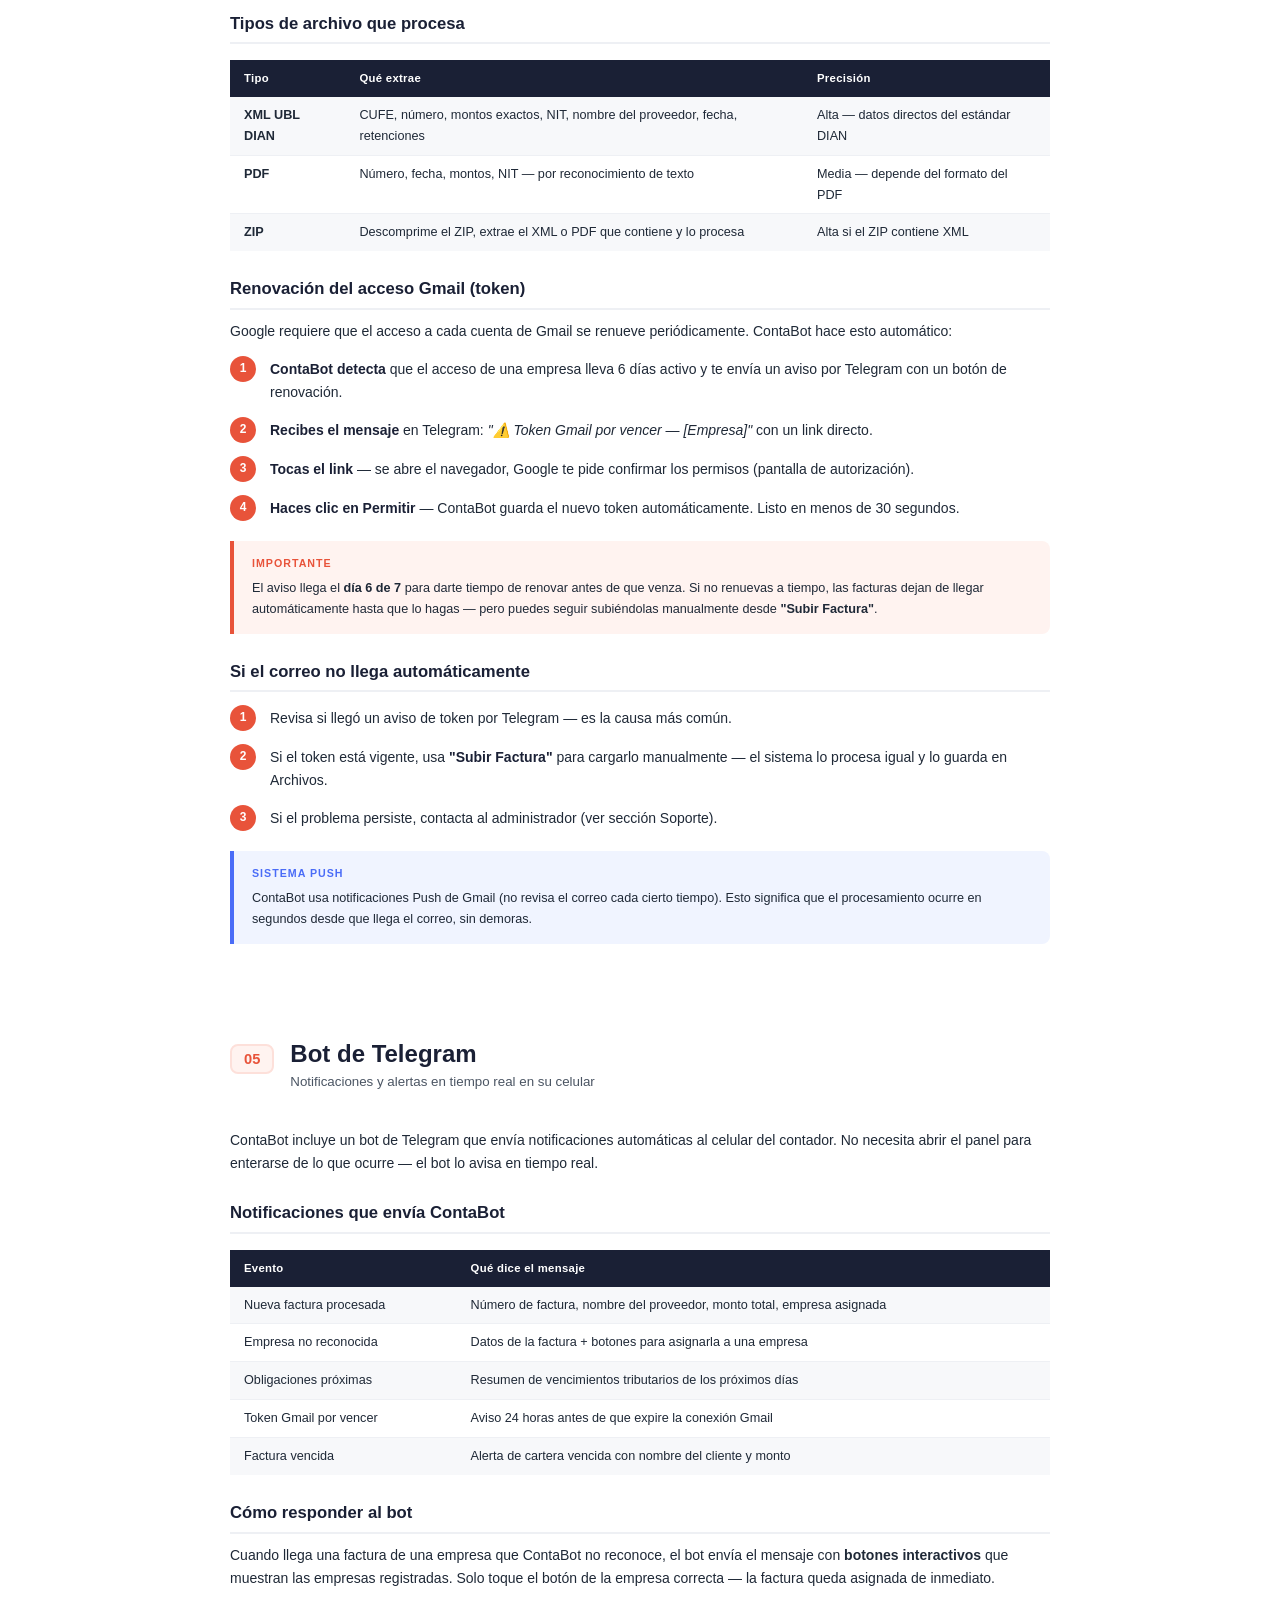
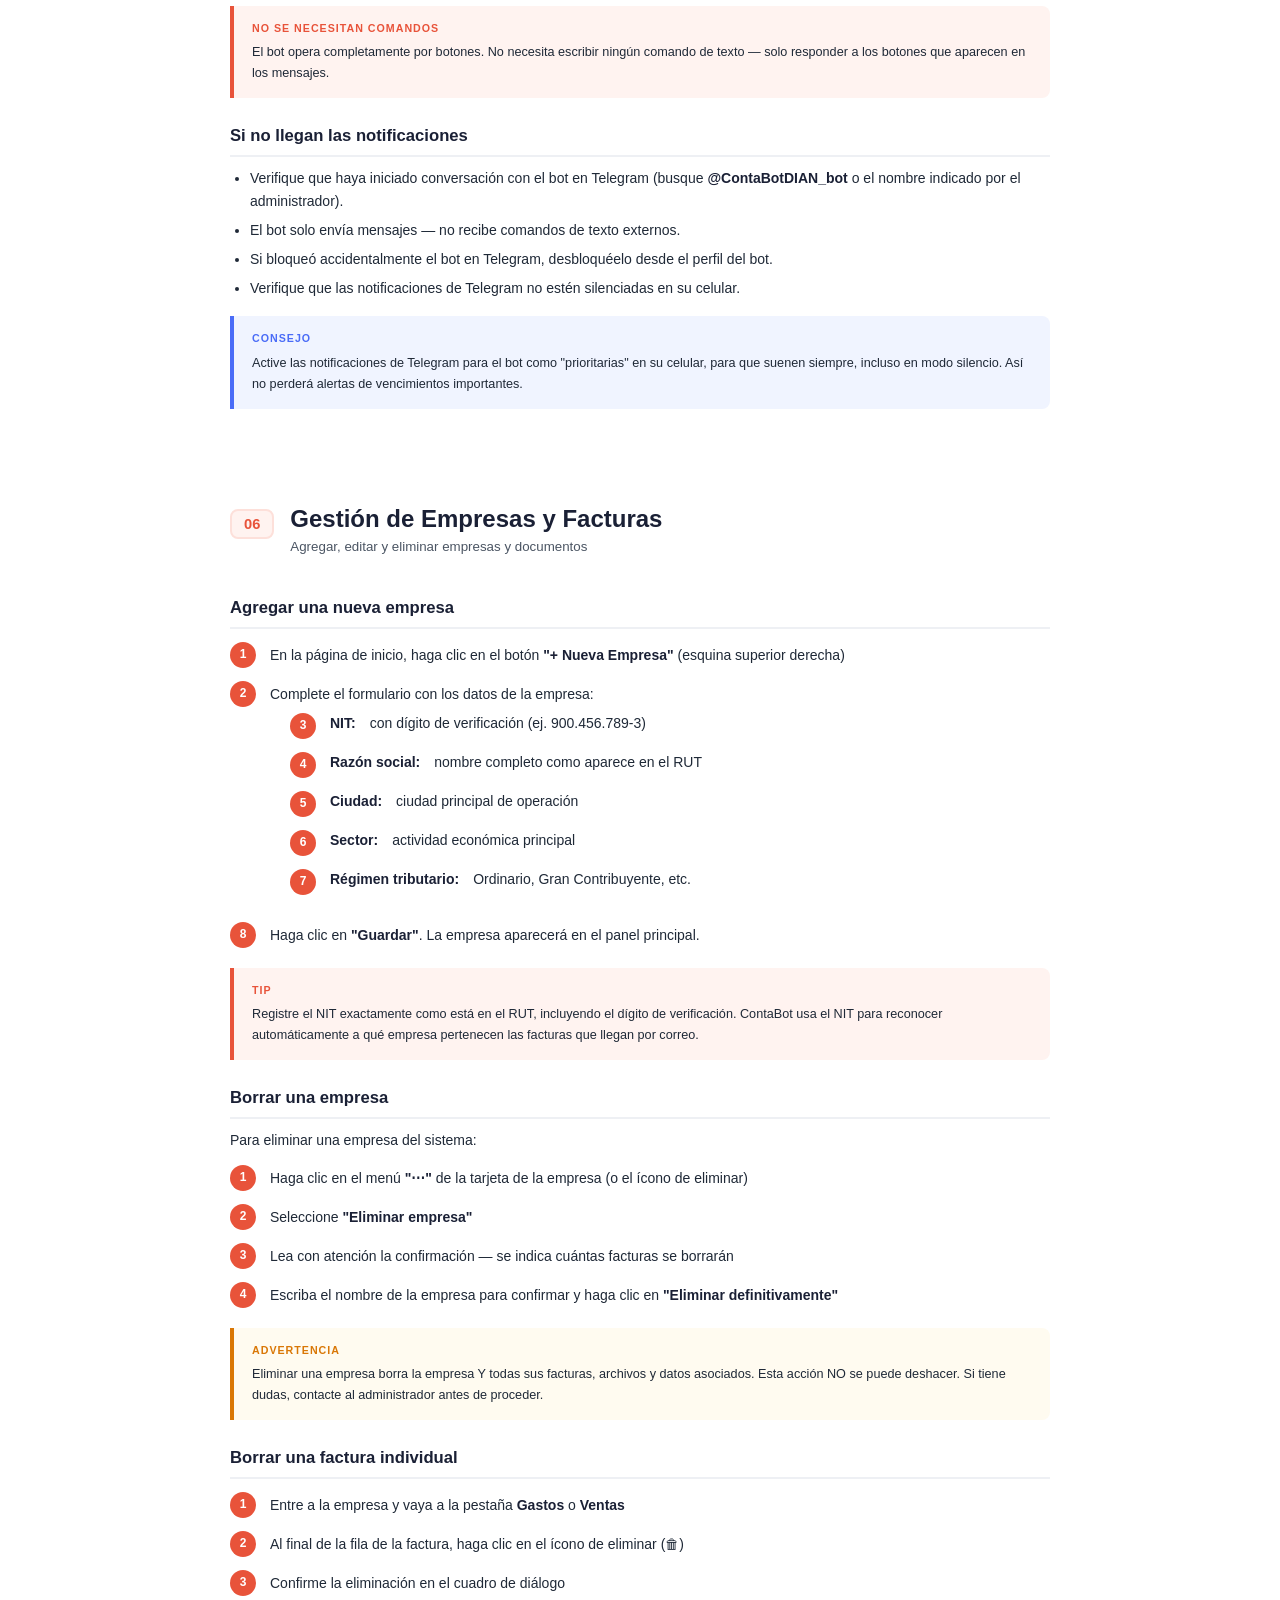
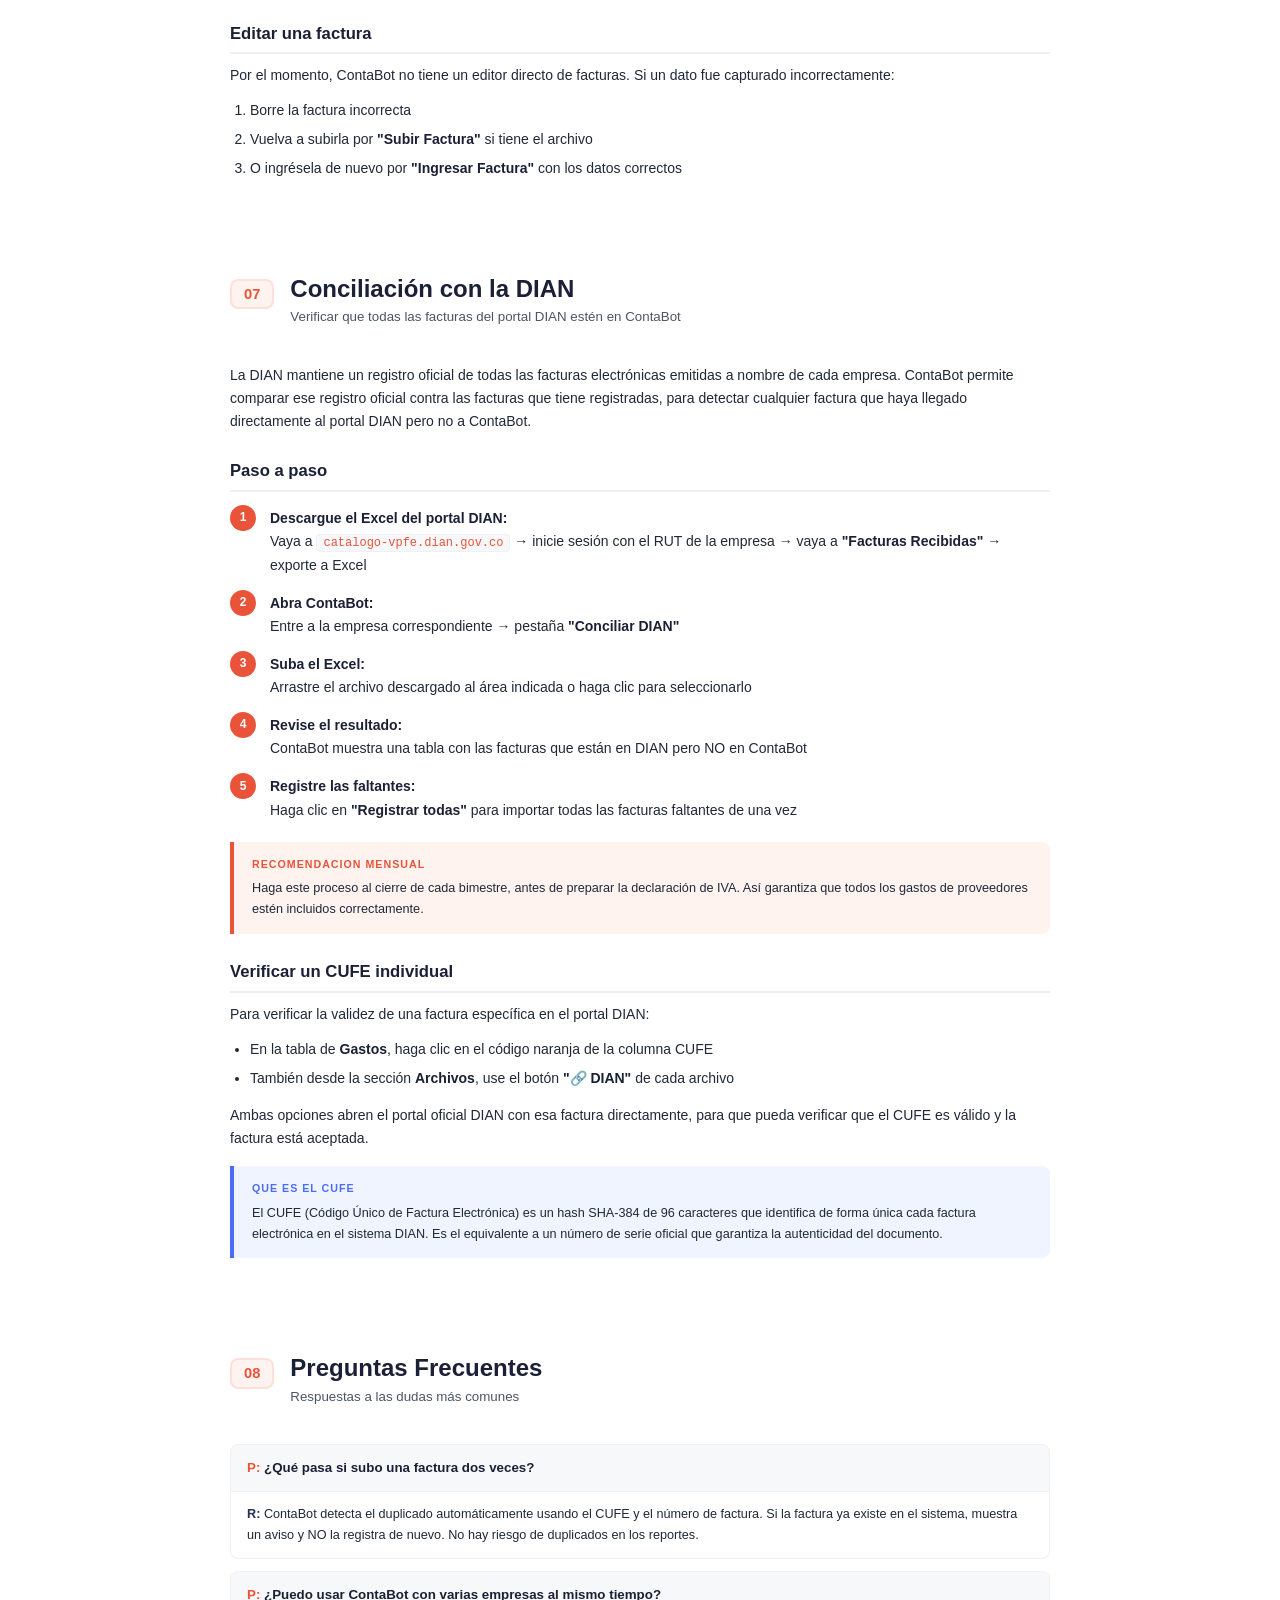
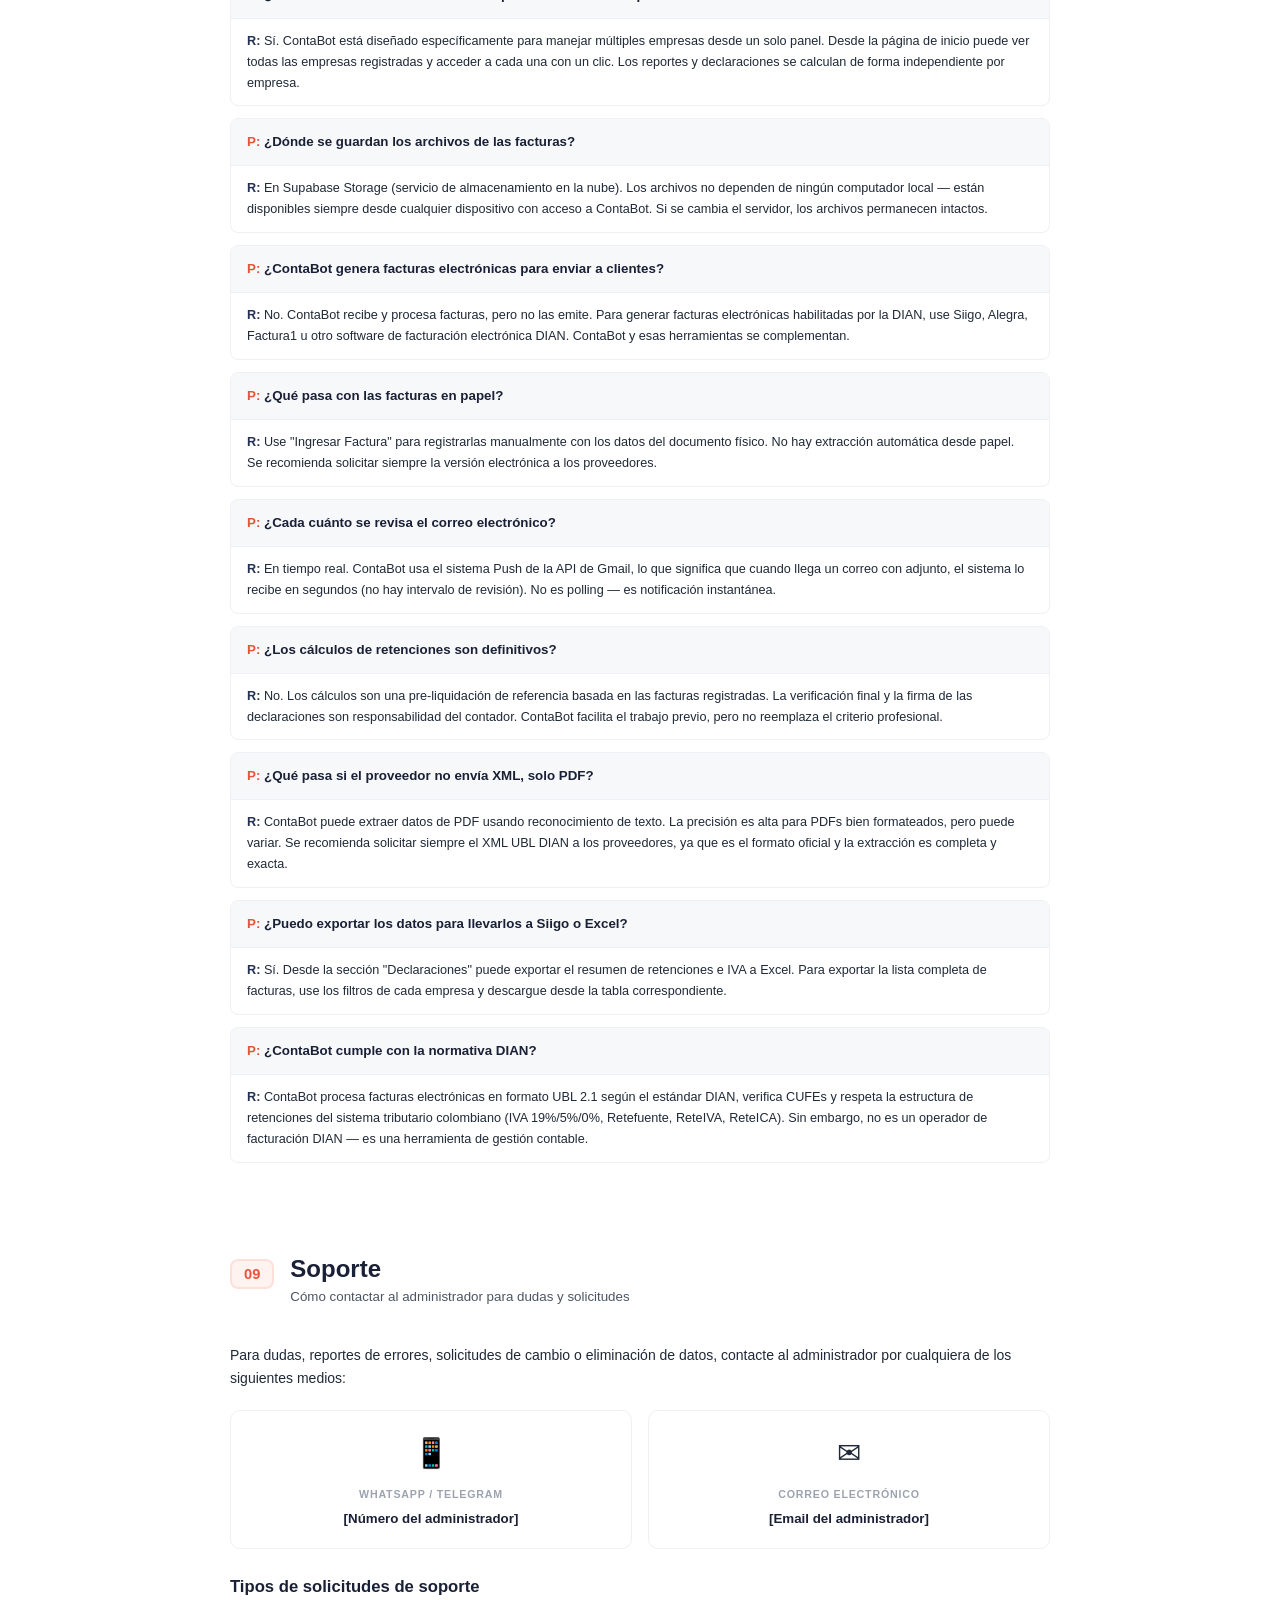
<file: manual_contabot.html>
<!DOCTYPE html>
<html lang="es">
<head>
  <meta charset="UTF-8">
  <meta name="viewport" content="width=device-width, initial-scale=1.0">
  <title>Manual de Usuario — ContaBot</title>
  <style>
    /* ============================================================
       VARIABLES Y BASE
    ============================================================ */
    :root {
      --navy: #1a2035;
      --navy-light: #253152;
      --orange: #e8533a;
      --orange-light: #fff3f0;
      --orange-mid: #fde0da;
      --gray-100: #f7f8fa;
      --gray-200: #eef0f4;
      --gray-400: #9ca3af;
      --gray-600: #4b5563;
      --gray-800: #1f2937;
      --text: #1f2937;
      --text-light: #4b5563;
    }

    *, *::before, *::after {
      box-sizing: border-box;
      margin: 0;
      padding: 0;
    }

    html {
      font-size: 10.5pt;
    }

    body {
      font-family: -apple-system, BlinkMacSystemFont, 'Segoe UI', Roboto, 'Helvetica Neue', Arial, sans-serif;
      color: var(--text);
      background: #fff;
      line-height: 1.65;
      -webkit-font-smoothing: antialiased;
    }

    /* ============================================================
       PRINT
    ============================================================ */
    @page {
      size: A4;
      margin: 18mm 20mm 20mm 20mm;
    }

    @media print {
      body {
        font-size: 9.5pt;
      }

      .cover-page {
        height: 100vh;
        min-height: unset;
      }

      .toc-section {
        page-break-after: always;
      }

      .main-section {
        page-break-before: always;
      }

      a {
        color: var(--navy) !important;
        text-decoration: none;
      }

      .tip-box,
      .warning-box,
      .info-box {
        break-inside: avoid;
      }

      table {
        break-inside: avoid;
      }

      h2, h3 {
        break-after: avoid;
      }

      .no-print {
        display: none !important;
      }

      .page-header {
        display: flex;
      }
    }

    @media screen {
      body {
        max-width: 860px;
        margin: 0 auto;
        padding: 20px;
      }

      .page-header {
        display: none;
      }
    }

    /* ============================================================
       ENCABEZADO DE PÁGINA (solo impresión)
    ============================================================ */
    .page-header {
      position: running(header);
      font-size: 7.5pt;
      color: var(--gray-400);
      border-bottom: 1px solid var(--gray-200);
      padding-bottom: 4px;
      margin-bottom: 10px;
      justify-content: space-between;
      align-items: center;
    }

    /* ============================================================
       PORTADA
    ============================================================ */
    .cover-page {
      display: flex;
      flex-direction: column;
      align-items: center;
      justify-content: center;
      min-height: 90vh;
      text-align: center;
      padding: 60px 40px;
      background: linear-gradient(160deg, var(--navy) 0%, var(--navy-light) 100%);
      color: white;
      border-radius: 4px;
    }

    @media print {
      .cover-page {
        border-radius: 0;
        margin: -18mm -20mm 0 -20mm;
        padding: 60px 20mm;
        width: calc(100% + 40mm);
      }
    }

    .logo-circle {
      width: 80px;
      height: 80px;
      background: var(--orange);
      border-radius: 50%;
      display: flex;
      align-items: center;
      justify-content: center;
      font-size: 28pt;
      font-weight: 800;
      color: white;
      letter-spacing: -1px;
      margin-bottom: 24px;
      box-shadow: 0 4px 20px rgba(232, 83, 58, 0.4);
    }

    .cover-brand {
      font-size: 22pt;
      font-weight: 700;
      color: white;
      letter-spacing: -0.5px;
      margin-bottom: 4px;
    }

    .cover-brand span {
      color: var(--orange);
    }

    .cover-subtitle {
      font-size: 11pt;
      color: rgba(255,255,255,0.65);
      margin-bottom: 48px;
      letter-spacing: 0.3px;
    }

    .cover-title {
      font-size: 26pt;
      font-weight: 800;
      color: white;
      margin-bottom: 12px;
      line-height: 1.2;
    }

    .cover-desc {
      font-size: 11.5pt;
      color: rgba(255,255,255,0.72);
      max-width: 480px;
      line-height: 1.6;
      margin-bottom: 56px;
    }

    .cover-meta {
      display: flex;
      gap: 32px;
      justify-content: center;
      flex-wrap: wrap;
    }

    .cover-meta-item {
      text-align: center;
    }

    .cover-meta-label {
      font-size: 7.5pt;
      text-transform: uppercase;
      letter-spacing: 1px;
      color: rgba(255,255,255,0.45);
      margin-bottom: 4px;
    }

    .cover-meta-value {
      font-size: 10pt;
      color: rgba(255,255,255,0.85);
      font-weight: 600;
    }

    .cover-divider {
      width: 60px;
      height: 3px;
      background: var(--orange);
      margin: 0 auto 40px;
      border-radius: 2px;
    }

    /* ============================================================
       TABLA DE CONTENIDOS
    ============================================================ */
    .toc-section {
      padding: 48px 0 40px;
    }

    .toc-section h2 {
      font-size: 18pt;
      color: var(--navy);
      font-weight: 800;
      margin-bottom: 6px;
    }

    .toc-section .section-line {
      width: 48px;
      height: 3px;
      background: var(--orange);
      border-radius: 2px;
      margin-bottom: 28px;
    }

    .toc-list {
      list-style: none;
      counter-reset: none;
    }

    .toc-item {
      display: flex;
      align-items: baseline;
      gap: 0;
      padding: 7px 0;
      border-bottom: 1px dashed var(--gray-200);
    }

    .toc-item:last-child {
      border-bottom: none;
    }

    .toc-num {
      font-size: 9.5pt;
      font-weight: 700;
      color: var(--orange);
      min-width: 28px;
    }

    .toc-item a {
      font-size: 10.5pt;
      color: var(--navy);
      text-decoration: none;
      flex: 1;
      font-weight: 500;
    }

    .toc-item a:hover {
      color: var(--orange);
    }

    .toc-dots {
      flex: 1;
      border-bottom: 1px dotted var(--gray-400);
      margin: 0 8px 3px;
      min-width: 20px;
    }

    .toc-page {
      font-size: 9pt;
      color: var(--gray-400);
      min-width: 20px;
      text-align: right;
    }

    .toc-sub {
      padding-left: 28px;
    }

    .toc-sub .toc-num {
      font-size: 8.5pt;
      color: var(--gray-400);
      font-weight: 600;
    }

    .toc-sub a {
      font-size: 9.5pt;
      font-weight: 400;
      color: var(--gray-600);
    }

    /* ============================================================
       SECCIONES PRINCIPALES
    ============================================================ */
    .main-section {
      padding: 48px 0 32px;
    }

    .section-header {
      display: flex;
      align-items: flex-start;
      gap: 16px;
      margin-bottom: 24px;
    }

    .section-num {
      font-size: 11pt;
      font-weight: 800;
      color: var(--orange);
      background: var(--orange-light);
      border: 2px solid var(--orange-mid);
      border-radius: 8px;
      padding: 6px 12px;
      line-height: 1;
      white-space: nowrap;
      margin-top: 4px;
    }

    .section-header-text h2 {
      font-size: 18pt;
      font-weight: 800;
      color: var(--navy);
      line-height: 1.15;
      margin-bottom: 4px;
    }

    .section-header-text p {
      font-size: 10pt;
      color: var(--text-light);
    }

    .section-line {
      width: 48px;
      height: 3px;
      background: var(--orange);
      border-radius: 2px;
      margin: 0 0 28px 0;
    }

    /* ============================================================
       TIPOGRAFÍA CONTENIDO
    ============================================================ */
    h3 {
      font-size: 12.5pt;
      font-weight: 700;
      color: var(--navy);
      margin: 24px 0 10px;
      padding-bottom: 5px;
      border-bottom: 2px solid var(--gray-200);
    }

    h4 {
      font-size: 10.5pt;
      font-weight: 700;
      color: var(--navy-light);
      margin: 18px 0 8px;
    }

    p {
      margin-bottom: 12px;
      color: var(--text);
    }

    ul, ol {
      margin: 8px 0 14px 20px;
    }

    li {
      margin-bottom: 6px;
      color: var(--text);
    }

    li strong {
      color: var(--navy);
    }

    code {
      font-family: 'Consolas', 'Monaco', 'Courier New', monospace;
      font-size: 9pt;
      background: var(--gray-100);
      border: 1px solid var(--gray-200);
      border-radius: 4px;
      padding: 1px 6px;
      color: var(--orange);
    }

    a {
      color: var(--orange);
      text-decoration: none;
    }

    a:hover {
      text-decoration: underline;
    }

    strong {
      font-weight: 700;
    }

    /* ============================================================
       CAJAS DE NOTA / TIP / WARNING
    ============================================================ */
    .tip-box {
      background: var(--orange-light);
      border-left: 4px solid var(--orange);
      border-radius: 0 8px 8px 0;
      padding: 14px 18px;
      margin: 16px 0;
    }

    .tip-box .tip-label {
      font-size: 8pt;
      font-weight: 800;
      text-transform: uppercase;
      letter-spacing: 1px;
      color: var(--orange);
      margin-bottom: 5px;
    }

    .tip-box p {
      margin: 0;
      font-size: 9.5pt;
      color: var(--gray-800);
    }

    .info-box {
      background: #f0f4ff;
      border-left: 4px solid #4a6cf7;
      border-radius: 0 8px 8px 0;
      padding: 14px 18px;
      margin: 16px 0;
    }

    .info-box .tip-label {
      font-size: 8pt;
      font-weight: 800;
      text-transform: uppercase;
      letter-spacing: 1px;
      color: #4a6cf7;
      margin-bottom: 5px;
    }

    .info-box p {
      margin: 0;
      font-size: 9.5pt;
      color: var(--gray-800);
    }

    .warning-box {
      background: #fffbf0;
      border-left: 4px solid #d97706;
      border-radius: 0 8px 8px 0;
      padding: 14px 18px;
      margin: 16px 0;
    }

    .warning-box .tip-label {
      font-size: 8pt;
      font-weight: 800;
      text-transform: uppercase;
      letter-spacing: 1px;
      color: #d97706;
      margin-bottom: 5px;
    }

    .warning-box p {
      margin: 0;
      font-size: 9.5pt;
      color: var(--gray-800);
    }

    /* ============================================================
       TABLAS
    ============================================================ */
    table {
      width: 100%;
      border-collapse: collapse;
      margin: 16px 0 20px;
      font-size: 9.5pt;
    }

    th {
      background: var(--navy);
      color: white;
      padding: 9px 14px;
      text-align: left;
      font-weight: 600;
      font-size: 8.5pt;
      letter-spacing: 0.3px;
    }

    td {
      padding: 8px 14px;
      border-bottom: 1px solid var(--gray-200);
      color: var(--text);
      vertical-align: top;
    }

    tr:nth-child(even) td {
      background: var(--gray-100);
    }

    tr:last-child td {
      border-bottom: none;
    }

    /* ============================================================
       PASOS NUMERADOS
    ============================================================ */
    .steps {
      list-style: none;
      margin: 12px 0 20px;
      padding: 0;
      counter-reset: steps;
    }

    .steps li {
      counter-increment: steps;
      display: flex;
      gap: 14px;
      align-items: flex-start;
      margin-bottom: 12px;
    }

    .steps li::before {
      content: counter(steps);
      display: flex;
      align-items: center;
      justify-content: center;
      min-width: 26px;
      height: 26px;
      background: var(--orange);
      color: white;
      border-radius: 50%;
      font-size: 9pt;
      font-weight: 800;
      margin-top: 1px;
      flex-shrink: 0;
    }

    .steps li span {
      padding-top: 3px;
    }

    /* ============================================================
       CREDENCIALES / BADGE
    ============================================================ */
    .credential-box {
      display: inline-flex;
      flex-direction: column;
      gap: 8px;
      background: var(--gray-100);
      border: 1px solid var(--gray-200);
      border-radius: 10px;
      padding: 16px 24px;
      margin: 12px 0;
    }

    .credential-row {
      display: flex;
      align-items: center;
      gap: 12px;
    }

    .credential-label {
      font-size: 8pt;
      text-transform: uppercase;
      letter-spacing: 0.8px;
      color: var(--gray-400);
      min-width: 80px;
      font-weight: 600;
    }

    .credential-value {
      font-family: 'Consolas', 'Monaco', 'Courier New', monospace;
      font-size: 11pt;
      font-weight: 700;
      color: var(--navy);
      background: white;
      border: 1px solid var(--gray-200);
      border-radius: 6px;
      padding: 4px 12px;
    }

    /* ============================================================
       URL BADGE
    ============================================================ */
    .url-badge {
      display: inline-flex;
      align-items: center;
      gap: 8px;
      background: var(--navy);
      color: white;
      border-radius: 24px;
      padding: 8px 18px;
      font-size: 9.5pt;
      font-family: 'Consolas', 'Monaco', 'Courier New', monospace;
      margin: 10px 0;
    }

    .url-badge span {
      font-size: 7.5pt;
      color: rgba(255,255,255,0.55);
      text-transform: uppercase;
      letter-spacing: 1px;
      font-family: -apple-system, sans-serif;
      font-weight: 600;
    }

    /* ============================================================
       FAQ
    ============================================================ */
    .faq-item {
      border: 1px solid var(--gray-200);
      border-radius: 8px;
      margin-bottom: 12px;
      overflow: hidden;
    }

    .faq-question {
      background: var(--gray-100);
      padding: 12px 16px;
      font-weight: 700;
      font-size: 10pt;
      color: var(--navy);
    }

    .faq-question::before {
      content: "P: ";
      color: var(--orange);
    }

    .faq-answer {
      padding: 12px 16px;
      font-size: 9.5pt;
      color: var(--text);
      border-top: 1px solid var(--gray-200);
    }

    .faq-answer::before {
      content: "R: ";
      font-weight: 700;
      color: var(--navy-light);
    }

    /* ============================================================
       SECCIÓN SOPORTE
    ============================================================ */
    .support-cards {
      display: flex;
      gap: 16px;
      flex-wrap: wrap;
      margin: 20px 0;
    }

    .support-card {
      flex: 1;
      min-width: 160px;
      border: 1px solid var(--gray-200);
      border-radius: 10px;
      padding: 18px;
      text-align: center;
    }

    .support-card .support-icon {
      font-size: 22pt;
      margin-bottom: 8px;
    }

    .support-card .support-label {
      font-size: 8pt;
      text-transform: uppercase;
      letter-spacing: 0.8px;
      color: var(--gray-400);
      margin-bottom: 5px;
      font-weight: 600;
    }

    .support-card .support-value {
      font-size: 10pt;
      font-weight: 700;
      color: var(--navy);
    }

    /* ============================================================
       PIE DE DOCUMENTO
    ============================================================ */
    .doc-footer {
      margin-top: 48px;
      padding-top: 20px;
      border-top: 2px solid var(--gray-200);
      display: flex;
      justify-content: space-between;
      align-items: center;
      font-size: 8pt;
      color: var(--gray-400);
      flex-wrap: wrap;
      gap: 8px;
    }

    .doc-footer strong {
      color: var(--navy);
    }

    /* ============================================================
       CHIPS / TAGS
    ============================================================ */
    .chip {
      display: inline-block;
      font-size: 8pt;
      font-weight: 700;
      padding: 2px 9px;
      border-radius: 20px;
      vertical-align: middle;
      margin: 0 2px;
    }

    .chip-orange {
      background: var(--orange-light);
      color: var(--orange);
      border: 1px solid var(--orange-mid);
    }

    .chip-navy {
      background: #eef1f8;
      color: var(--navy);
      border: 1px solid #d0d8ee;
    }

    .chip-green {
      background: #f0fdf4;
      color: #16a34a;
      border: 1px solid #bbf7d0;
    }

    .chip-red {
      background: #fff1f2;
      color: #dc2626;
      border: 1px solid #fecdd3;
    }

    /* ============================================================
       DIVISOR
    ============================================================ */
    .divider {
      border: none;
      border-top: 1px solid var(--gray-200);
      margin: 28px 0;
    }

    /* ============================================================
       FLUJO AUTOMÁTICO (iconos de pasos)
    ============================================================ */
    .flow-steps {
      display: flex;
      flex-direction: column;
      gap: 0;
      margin: 16px 0 20px;
      position: relative;
    }

    .flow-step {
      display: flex;
      gap: 16px;
      align-items: flex-start;
      padding: 12px 0;
      position: relative;
    }

    .flow-step-icon {
      width: 36px;
      height: 36px;
      border-radius: 50%;
      background: var(--orange);
      color: white;
      display: flex;
      align-items: center;
      justify-content: center;
      font-size: 14pt;
      flex-shrink: 0;
      position: relative;
      z-index: 1;
    }

    .flow-step-content {
      padding-top: 6px;
    }

    .flow-step-title {
      font-weight: 700;
      font-size: 10pt;
      color: var(--navy);
      margin-bottom: 2px;
    }

    .flow-step-desc {
      font-size: 9.5pt;
      color: var(--text-light);
    }

    .flow-step:not(:last-child) .flow-step-icon::after {
      content: '';
      position: absolute;
      top: 100%;
      left: 50%;
      transform: translateX(-50%);
      width: 2px;
      height: calc(100% + 12px);
      background: var(--orange-mid);
    }
  </style>
</head>
<body>

  <!-- ============================================================
       PORTADA
  ============================================================ -->
  <div class="cover-page">
    <div class="logo-circle">CA</div>
    <div class="cover-brand">Conta<span>Bot</span></div>
    <div class="cover-subtitle">Estudio Contable Aristizábal &amp; Asociados</div>
    <div class="cover-divider"></div>
    <div class="cover-title">Manual de Usuario</div>
    <p class="cover-desc">
      Guía completa para gestionar facturas electrónicas, declaraciones y obligaciones tributarias colombianas desde un solo panel.
    </p>
    <div class="cover-meta">
      <div class="cover-meta-item">
        <div class="cover-meta-label">Versión</div>
        <div class="cover-meta-value">1.0 — 2026</div>
      </div>
      <div class="cover-meta-item">
        <div class="cover-meta-label">Para</div>
        <div class="cover-meta-value">Contador &amp; Equipo</div>
      </div>
      <div class="cover-meta-item">
        <div class="cover-meta-label">URL</div>
        <div class="cover-meta-value">contabot-demo-production.up.railway.app</div>
      </div>
      <div class="cover-meta-item">
        <div class="cover-meta-label">Fecha</div>
        <div class="cover-meta-value">Junio 2026</div>
      </div>
    </div>
  </div>

  <!-- ============================================================
       TABLA DE CONTENIDOS
  ============================================================ -->
  <div class="toc-section" id="toc">
    <h2>Tabla de Contenidos</h2>
    <div class="section-line"></div>
    <ul class="toc-list">
      <li class="toc-item">
        <span class="toc-num">1.</span>
        <a href="#seccion-1">¿Qué es ContaBot?</a>
        <span class="toc-dots"></span>
        <span class="toc-page">2</span>
      </li>
      <li class="toc-item">
        <span class="toc-num">2.</span>
        <a href="#seccion-2">Acceso al sistema</a>
        <span class="toc-dots"></span>
        <span class="toc-page">3</span>
      </li>
      <li class="toc-item">
        <span class="toc-num">3.</span>
        <a href="#seccion-3">Secciones del Dashboard</a>
        <span class="toc-dots"></span>
        <span class="toc-page">4</span>
      </li>
      <li class="toc-item toc-sub">
        <span class="toc-num">3.1</span>
        <a href="#sec-3-1">Empresas (página de inicio)</a>
        <span class="toc-dots"></span>
        <span class="toc-page">4</span>
      </li>
      <li class="toc-item toc-sub">
        <span class="toc-num">3.2</span>
        <a href="#sec-3-2">Dentro de cada empresa</a>
        <span class="toc-dots"></span>
        <span class="toc-page">4</span>
      </li>
      <li class="toc-item toc-sub">
        <span class="toc-num">3.3</span>
        <a href="#sec-3-3">Alertas globales</a>
        <span class="toc-dots"></span>
        <span class="toc-page">5</span>
      </li>
      <li class="toc-item toc-sub">
        <span class="toc-num">3.4</span>
        <a href="#sec-3-4">Ingresar Factura (manual)</a>
        <span class="toc-dots"></span>
        <span class="toc-page">5</span>
      </li>
      <li class="toc-item toc-sub">
        <span class="toc-num">3.5</span>
        <a href="#sec-3-5">Subir Factura (XML / PDF / ZIP)</a>
        <span class="toc-dots"></span>
        <span class="toc-page">5</span>
      </li>
      <li class="toc-item toc-sub">
        <span class="toc-num">3.6</span>
        <a href="#sec-3-6">Bandeja Pendiente</a>
        <span class="toc-dots"></span>
        <span class="toc-page">6</span>
      </li>
      <li class="toc-item toc-sub">
        <span class="toc-num">3.7</span>
        <a href="#sec-3-7">Archivos</a>
        <span class="toc-dots"></span>
        <span class="toc-page">6</span>
      </li>
      <li class="toc-item toc-sub">
        <span class="toc-num">3.8</span>
        <a href="#sec-3-8">Declaraciones</a>
        <span class="toc-dots"></span>
        <span class="toc-page">6</span>
      </li>
      <li class="toc-item toc-sub">
        <span class="toc-num">3.9</span>
        <a href="#sec-3-9">Calendario tributario</a>
        <span class="toc-dots"></span>
        <span class="toc-page">7</span>
      </li>
      <li class="toc-item">
        <span class="toc-num">4.</span>
        <a href="#seccion-4">Gmail automático</a>
        <span class="toc-dots"></span>
        <span class="toc-page">8</span>
      </li>
      <li class="toc-item">
        <span class="toc-num">5.</span>
        <a href="#seccion-5">Bot de Telegram</a>
        <span class="toc-dots"></span>
        <span class="toc-page">9</span>
      </li>
      <li class="toc-item">
        <span class="toc-num">6.</span>
        <a href="#seccion-6">Gestión de empresas y facturas</a>
        <span class="toc-dots"></span>
        <span class="toc-page">10</span>
      </li>
      <li class="toc-item">
        <span class="toc-num">7.</span>
        <a href="#seccion-7">Conciliación con la DIAN</a>
        <span class="toc-dots"></span>
        <span class="toc-page">11</span>
      </li>
      <li class="toc-item">
        <span class="toc-num">8.</span>
        <a href="#seccion-8">Preguntas frecuentes</a>
        <span class="toc-dots"></span>
        <span class="toc-page">12</span>
      </li>
      <li class="toc-item">
        <span class="toc-num">9.</span>
        <a href="#seccion-9">Soporte</a>
        <span class="toc-dots"></span>
        <span class="toc-page">13</span>
      </li>
    </ul>
  </div>

  <!-- ============================================================
       SECCIÓN 1 — ¿Qué es ContaBot?
  ============================================================ -->
  <div class="main-section" id="seccion-1">
    <div class="section-header">
      <div class="section-num">01</div>
      <div class="section-header-text">
        <h2>¿Qué es ContaBot?</h2>
        <p>Una herramienta de automatización contable diseñada para Colombia</p>
      </div>
    </div>

    <p>
      <strong>ContaBot</strong> es un asistente digital que automatiza las tareas más repetitivas del trabajo contable colombiano: recibir facturas electrónicas, extraer sus datos, calcular retenciones y hacer seguimiento de obligaciones tributarias.
    </p>

    <p>
      Está construido específicamente para el sistema fiscal colombiano: IVA, Retefuente, ReteIVA, ReteICA, CUFE DIAN, NIT, y fechas de obligaciones del calendario tributario nacional.
    </p>

    <h3>¿Qué hace ContaBot por usted?</h3>

    <table>
      <tr>
        <th>Tarea</th>
        <th>Sin ContaBot</th>
        <th>Con ContaBot</th>
      </tr>
      <tr>
        <td>Recibir facturas por correo</td>
        <td>Revisar manualmente cada correo, descargar adjuntos, digitar datos</td>
        <td>Automático — extrae y registra sin intervención</td>
      </tr>
      <tr>
        <td>Verificar facturas en DIAN</td>
        <td>Entrar al portal DIAN una por una</td>
        <td>Clic en el CUFE naranja → abre la factura en DIAN</td>
      </tr>
      <tr>
        <td>Calcular retenciones</td>
        <td>Hojas de cálculo manuales</td>
        <td>Cálculo automático por empresa y período</td>
      </tr>
      <tr>
        <td>Seguimiento de cartera</td>
        <td>Revisar fechas manualmente</td>
        <td>Alertas automáticas por Telegram</td>
      </tr>
      <tr>
        <td>Calendario obligaciones</td>
        <td>Revisar el calendario DIAN cada mes</td>
        <td>Panel visual con recordatorios por celular</td>
      </tr>
    </table>

    <h3>Lo que ContaBot NO hace</h3>
    <ul>
      <li>No <strong>emite</strong> facturas electrónicas (para eso use Siigo, Alegra u otro software DIAN). ContaBot <em>recibe</em> y <em>procesa</em>.</li>
      <li>No reemplaza a Siigo ni a ningún sistema de contabilidad — los <strong>complementa</strong>.</li>
      <li>No hace contabilidad de causación ni libros contables oficiales.</li>
    </ul>

    <div class="info-box">
      <div class="tip-label">Filosofia</div>
      <p>ContaBot está diseñado para ahorrar tiempo en las tareas de captura y seguimiento, para que el contador pueda dedicarse a lo que realmente requiere criterio profesional.</p>
    </div>

    <h3>URL de acceso</h3>
    <div class="url-badge">
      <span>URL</span>
      contabot-demo-production.up.railway.app
    </div>

    <p style="margin-top: 12px; font-size: 9.5pt; color: var(--text-light);">
      Funciona desde cualquier navegador moderno (Chrome, Edge, Firefox) en computador o celular. No requiere instalación.
    </p>
  </div>

  <!-- ============================================================
       SECCIÓN 2 — Acceso
  ============================================================ -->
  <div class="main-section" id="seccion-2">
    <div class="section-header">
      <div class="section-num">02</div>
      <div class="section-header-text">
        <h2>Acceso al sistema</h2>
        <p>Credenciales y manejo de sesión</p>
      </div>
    </div>

    <p>Para ingresar a ContaBot, abra el navegador y vaya a la URL indicada. Verá una pantalla de inicio de sesión.</p>

    <h3>Credenciales de acceso</h3>

    <div class="credential-box">
      <div class="credential-row">
        <div class="credential-label">Usuario</div>
        <div class="credential-value">contador</div>
      </div>
      <div class="credential-row">
        <div class="credential-label">Contraseña</div>
        <div class="credential-value">contabot2026</div>
      </div>
    </div>

    <div class="warning-box">
      <div class="tip-label">Seguridad</div>
      <p>No comparta estas credenciales con terceros. Si necesita agregar un colaborador, contacte al administrador para crear un acceso independiente.</p>
    </div>

    <h3>Duración de la sesión</h3>
    <ul>
      <li>La sesión se mantiene activa durante <strong>8 horas</strong> desde el último inicio de sesión.</li>
      <li>Pasado ese tiempo, el sistema pedirá que inicie sesión de nuevo — esto es normal y esperado.</li>
      <li>Si cierra el navegador y vuelve a abrir, puede que la sesión siga activa (depende del navegador).</li>
    </ul>

    <div class="tip-box">
      <div class="tip-label">Consejo</div>
      <p>Si ve una pantalla en blanco o el dashboard no carga correctamente, cierre sesión (botón en la esquina superior derecha) y vuelva a ingresar. Esto resuelve la mayoría de los problemas visuales.</p>
    </div>

    <h3>Acceso desde el celular</h3>
    <p>
      ContaBot funciona desde el navegador del celular. Abra Chrome o Safari, vaya a la URL y el panel se adapta automáticamente a la pantalla. Para mayor comodidad, puede guardar el sitio en la pantalla de inicio (opción "Agregar a pantalla de inicio" en Chrome).
    </p>
  </div>

  <!-- ============================================================
       SECCIÓN 3 — Dashboard
  ============================================================ -->
  <div class="main-section" id="seccion-3">
    <div class="section-header">
      <div class="section-num">03</div>
      <div class="section-header-text">
        <h2>Secciones del Dashboard</h2>
        <p>Guía de cada pantalla y sus funciones</p>
      </div>
    </div>

    <p>
      Al iniciar sesión verá el panel principal con todas las empresas registradas y acceso a todas las funciones desde el menú lateral o la barra superior.
    </p>

    <!-- 3.1 -->
    <h3 id="sec-3-1">3.1 Empresas — Página de inicio</h3>

    <p>
      La pantalla principal muestra una tarjeta por cada empresa cliente registrada. Cada tarjeta incluye el nombre, NIT, régimen tributario y los principales indicadores del período actual.
    </p>

    <p><strong>KPIs consolidados que verá en cada tarjeta:</strong></p>
    <ul>
      <li><strong>Total facturado:</strong> suma de todas las facturas de venta emitidas</li>
      <li><strong>Cartera vencida:</strong> facturas de clientes sin pagar pasada la fecha de vencimiento</li>
      <li><strong>Total gastos:</strong> suma de facturas de proveedores recibidas en el período</li>
    </ul>

    <p>Haga clic en una empresa para ver su detalle completo con todas las pestañas disponibles.</p>

    <div class="tip-box">
      <div class="tip-label">Consejo</div>
      <p>Las tarjetas con cartera vencida aparecen resaltadas. Revise primero esas empresas para gestionar cobros pendientes.</p>
    </div>

    <!-- 3.2 -->
    <h3 id="sec-3-2">3.2 Dentro de cada empresa</h3>

    <p>Al entrar a una empresa encontrará pestañas con todas las funciones disponibles para esa empresa:</p>

    <h4>Gastos (facturas recibidas)</h4>
    <p>Lista de todas las facturas de proveedores recibidas. Columnas principales:</p>
    <ul>
      <li><strong>CUFE:</strong> código único DIAN — haga clic en el texto naranja para verificar la factura en el portal oficial</li>
      <li><strong>Proveedor / NIT:</strong> datos del emisor de la factura</li>
      <li><strong>Montos:</strong> subtotal, IVA, retenciones y total pagado</li>
      <li><strong>Estado:</strong> <span class="chip chip-green">PAGADA</span> o <span class="chip chip-orange">PENDIENTE</span></li>
      <li><strong>Botón "✓ Pagada":</strong> haga clic para marcar la factura como pagada cuando realice el pago al proveedor</li>
    </ul>

    <h4>Ventas (facturas emitidas)</h4>
    <p>Lista de facturas emitidas a clientes. Estados posibles:</p>
    <ul>
      <li><span class="chip chip-green">PENDIENTE</span> — dentro del plazo</li>
      <li><span class="chip chip-orange">POR VENCER</span> — vence en los próximos 5 días</li>
      <li><span class="chip chip-red">VENCIDA</span> — pasó la fecha de vencimiento sin pago</li>
    </ul>

    <h4>Alertas</h4>
    <p>
      Muestra las facturas vencidas o próximas a vencer con un <strong>preview del email de cobro</strong> listo para enviar. El sistema genera automáticamente el texto del correo con los datos de la factura.
    </p>

    <h4>Retenciones</h4>
    <p>
      Resumen del período actual con los totales de:
    </p>
    <ul>
      <li><strong>Retefuente:</strong> retención en la fuente practicada y soportada</li>
      <li><strong>ReteIVA:</strong> retención de IVA (aplica a grandes contribuyentes)</li>
      <li><strong>ReteICA:</strong> retención de industria y comercio (Bogotá: 4.14‰)</li>
    </ul>

    <h4>Flujo de Caja</h4>
    <p>
      Gráfico mensual que muestra ingresos (ventas), gastos (compras) y el neto mes a mes. Útil para visualizar la situación financiera de la empresa de un vistazo.
    </p>

    <h4>Conciliar DIAN</h4>
    <p>
      Permite subir el Excel descargado del portal DIAN y compararlo contra las facturas registradas en ContaBot. El sistema detecta automáticamente qué facturas están en la DIAN pero aún no están en ContaBot. Ver sección 7 para el proceso completo.
    </p>

    <div class="tip-box">
      <div class="tip-label">Recomendacion</div>
      <p>Haga la conciliación DIAN al menos una vez por mes, preferiblemente antes de presentar las declaraciones. Esto garantiza que no se le escape ninguna factura de proveedor.</p>
    </div>

    <!-- 3.3 -->
    <h3 id="sec-3-3">3.3 Alertas Globales</h3>

    <p>
      Desde el menú lateral, la opción <strong>"Alertas"</strong> muestra en una sola pantalla las alertas de <em>todas</em> las empresas registradas — facturas vencidas y próximas a vencer sin importar la empresa.
    </p>

    <ul>
      <li>Filtre por empresa específica usando el selector en la parte superior</li>
      <li>Filtre por estado: vencidas / por vencer / todas</li>
      <li>Desde aquí puede ir directamente al detalle de cada factura</li>
    </ul>

    <!-- 3.4 -->
    <h3 id="sec-3-4">3.4 Ingresar Factura (manual)</h3>

    <p>
      Use esta opción cuando tenga una factura en papel, o una factura electrónica que no llegó por correo y no tiene el archivo XML o PDF disponible.
    </p>

    <ol class="steps">
      <li><span>En el menú lateral, haga clic en <strong>"Ingresar Factura"</strong></span></li>
      <li><span>Seleccione la empresa a la que pertenece la factura</span></li>
      <li><span>Seleccione el tipo: <strong>Gasto</strong> (factura de proveedor) o <strong>Venta</strong> (factura a cliente)</span></li>
      <li><span>Complete el formulario: número de factura, fecha, NIT del proveedor o cliente, montos</span></li>
      <li><span>Ingrese las retenciones si aplican (Retefuente, ReteIVA, ReteICA)</span></li>
      <li><span>Haga clic en <strong>"Guardar"</strong></span></li>
    </ol>

    <div class="info-box">
      <div class="tip-label">Nota</div>
      <p>Las facturas ingresadas manualmente quedan registradas igual que las automáticas, pero no tienen archivo adjunto. Si posteriormente consigue el PDF o XML, puede borrala y subirla por "Subir Factura" para tener el archivo asociado.</p>
    </div>

    <!-- 3.5 -->
    <h3 id="sec-3-5">3.5 Subir Factura (XML / PDF / ZIP)</h3>

    <p>
      Use esta opción cuando tenga el archivo de la factura electrónica DIAN (XML, PDF o ZIP) y quiera registrarla en ContaBot con extracción automática de datos.
    </p>

    <ol class="steps">
      <li><span>En el menú, haga clic en <strong>"Subir Factura"</strong></span></li>
      <li><span>Arrastre el archivo al área indicada, o haga clic para seleccionarlo</span></li>
      <li><span>ContaBot extrae automáticamente: número, fecha, NIT, CUFE, subtotal, IVA, retenciones y total</span></li>
      <li><span>Revise los datos extraídos en la vista previa</span></li>
      <li><span>Seleccione a qué empresa pertenece (si no se detectó automáticamente)</span></li>
      <li><span>Haga clic en <strong>"Confirmar y guardar"</strong></span></li>
    </ol>

    <p><strong>Tipos de archivo admitidos:</strong></p>

    <table>
      <tr>
        <th>Formato</th>
        <th>Descripción</th>
        <th>Precisión de extracción</th>
      </tr>
      <tr>
        <td><code>.xml</code></td>
        <td>XML UBL DIAN — formato estándar de factura electrónica</td>
        <td>Alta — extrae todos los campos incluyendo CUFE</td>
      </tr>
      <tr>
        <td><code>.pdf</code></td>
        <td>PDF de representación gráfica de la factura</td>
        <td>Media — extrae la mayoría de los datos</td>
      </tr>
      <tr>
        <td><code>.zip</code></td>
        <td>ZIP con XML y/o PDF adentro (formato común del correo DIAN)</td>
        <td>Alta — descomprime y usa el XML interno</td>
      </tr>
    </table>

    <div class="warning-box">
      <div class="tip-label">Importante</div>
      <p>Si la empresa no está registrada en ContaBot, el sistema enviará una notificación por Telegram pidiendo que asigne la factura. Mientras tanto, la factura queda en la "Bandeja Pendiente".</p>
    </div>

    <!-- 3.6 -->
    <h3 id="sec-3-6">3.6 Bandeja Pendiente</h3>

    <p>
      Cuando ContaBot procesa una factura (por correo automático o por carga manual) y <strong>no puede determinar a qué empresa pertenece</strong>, la envía a la Bandeja Pendiente en lugar de registrarla con empresa incorrecta.
    </p>

    <ul>
      <li>Verá una lista de facturas pendientes de asignación</li>
      <li>Cada factura muestra <strong>📧 Encontrado en:</strong> la dirección de correo Gmail donde llegó la factura — útil para saber de qué cuenta proviene si maneja múltiples correos de clientes</li>
      <li>Para cada una, seleccione la empresa correcta en el desplegable</li>
      <li>Haga clic en <strong>"Confirmar"</strong> para que la factura quede registrada en esa empresa</li>
      <li>También puede hacer clic en <strong>"Descartar"</strong> si la factura no corresponde a ninguna empresa registrada</li>
    </ul>

    <div class="tip-box">
      <div class="tip-label">Consejo</div>
      <p>Revise la Bandeja Pendiente al menos una vez por semana. Las facturas sin asignar no aparecen en los reportes de gastos ni en las declaraciones.</p>
    </div>

    <!-- 3.7 -->
    <h3 id="sec-3-7">3.7 Archivos</h3>

    <p>
      Repositorio centralizado de todos los archivos de facturas (XML, PDF) almacenados en la nube (Supabase Storage), organizados por empresa y mes.
    </p>

    <ul>
      <li><strong>Filtro por empresa:</strong> seleccione una empresa para ver solo sus archivos</li>
      <li><strong>Filtro por mes:</strong> seleccione el mes y año del período</li>
      <li><strong>Botón ⬇:</strong> descarga el archivo XML o PDF original al computador</li>
      <li><strong>Botón 🔗 DIAN:</strong> abre el portal DIAN directamente con esa factura para verificar su validez</li>
    </ul>

    <div class="info-box">
      <div class="tip-label">Almacenamiento</div>
      <p>Los archivos están en la nube y no dependen de ningún computador local. Estarán disponibles siempre, desde cualquier dispositivo con acceso a ContaBot.</p>
    </div>

    <!-- 3.8 -->
    <h3 id="sec-3-8">3.8 Declaraciones</h3>

    <p>
      Pre-liquidación de las principales obligaciones tributarias, calculada automáticamente a partir de las facturas registradas. Se accede por empresa: <strong>Empresas → clic en la empresa → subtab "Declaraciones"</strong>.
    </p>

    <table>
      <tr>
        <th>Declaración</th>
        <th>Formulario DIAN</th>
        <th>Qué calcula</th>
        <th>Periodicidad</th>
      </tr>
      <tr>
        <td>IVA</td>
        <td>F-300</td>
        <td>IVA generado en ventas menos IVA descontable en compras</td>
        <td>Cuatrimestral</td>
      </tr>
      <tr>
        <td>Retefuente</td>
        <td>F-350</td>
        <td>Retenciones practicadas a proveedores en el período</td>
        <td>Mensual</td>
      </tr>
      <tr>
        <td>ICA</td>
        <td>Formulario de la ciudad</td>
        <td>Impuesto de industria y comercio (tasa Bogotá 4.14‰)</td>
        <td>Bimestral</td>
      </tr>
      <tr>
        <td>Renta</td>
        <td>F-210 (Natural) / F-110 (Jurídica)</td>
        <td>Estimación de renta líquida e impuesto sobre la renta (35% jurídicas). Incluye lista de documentos adicionales a recopilar.</td>
        <td>Anual</td>
      </tr>
    </table>

    <h4>¿Qué empresas ven qué declaraciones?</h4>
    <ul>
      <li><strong>F-300 (IVA):</strong> aplica a Jurídica, Gran Contribuyente y <code>responsable_iva</code></li>
      <li><strong>F-350 (Retefuente):</strong> aplica a Jurídica y Gran Contribuyente</li>
      <li><strong>ICA:</strong> aplica a Jurídica, Gran Contribuyente, Simple y <code>responsable_iva</code></li>
      <li><strong>Renta:</strong> aplica a todos los regímenes (tasa 35% para jurídicas, tabla progresiva para naturales)</li>
    </ul>

    <h4>Notas de Crédito</h4>
    <p>
      El sistema reconoce automáticamente las Notas de Crédito (NC) y las <strong>resta del total</strong> en todas las bases gravables — IVA, ICA y Renta. No requiere ninguna acción de su parte: si una factura de venta es NC, ContaBot le aplica signo negativo al calcular las bases.
    </p>

    <h4>Excel descargable</h4>
    <p>
      El botón <strong>"Exportar a Excel"</strong> genera un archivo con <strong>6 hojas</strong>:
    </p>
    <ul>
      <li><strong>VENTAS</strong> — detalle de todas las facturas de venta del período (las NC aparecen con signo negativo)</li>
      <li><strong>COMPRAS</strong> — detalle de todas las facturas de gastos del período</li>
      <li><strong>IVA F-300</strong> — resumen cuatrimestral listo para el formulario</li>
      <li><strong>RFTE 350</strong> — retenciones mensuales por proveedor</li>
      <li><strong>ICA</strong> — bases e impuesto bimestral por ciudad</li>
      <li><strong>RENTA</strong> — estimación de ingresos, gastos deducibles, renta líquida e impuesto estimado + lista de documentos a recopilar</li>
    </ul>

    <div class="warning-box">
      <div class="tip-label">Atencion</div>
      <p>Los valores calculados por ContaBot son una pre-liquidación de referencia basada en las facturas electrónicas registradas. La liquidación definitiva y la presentación de las declaraciones deben ser verificadas y firmadas por el contador responsable. En particular, la estimación de Renta no incluye ingresos ni gastos no facturados.</p>
    </div>

    <!-- 3.9 -->
    <h3 id="sec-3-9">3.9 Calendario Tributario</h3>

    <p>
      Panel visual con todas las fechas de obligaciones tributarias del año 2026, organizado por empresa y tipo de obligación.
    </p>

    <ul>
      <li><strong>IVA F-300:</strong> bimestral o cuatrimestral según el régimen</li>
      <li><strong>Retefuente F-350:</strong> mensual</li>
      <li><strong>ICA:</strong> bimestral (Bogotá y otras ciudades)</li>
      <li><strong>Renta:</strong> fecha de vencimiento por NIT</li>
    </ul>

    <p><strong>Filtros disponibles:</strong></p>
    <ul>
      <li>Por empresa — ver solo las obligaciones de una empresa</li>
      <li>Por tipo — solo IVA, solo Retefuente, etc.</li>
      <li>Por estado — <span class="chip chip-green">REALIZADA</span> / <span class="chip chip-orange">PENDIENTE</span> / <span class="chip chip-red">VENCIDA</span></li>
    </ul>

    <p>
      Al hacer clic en una obligación puede marcarla como <strong>realizada</strong> con la fecha de presentación.
    </p>

    <div class="tip-box">
      <div class="tip-label">Telegram</div>
      <p>Use el botón <strong>"Enviar a Telegram"</strong> para recibir en el celular un resumen de las obligaciones próximas a vencer. Ideal para no perder fechas importantes.</p>
    </div>
  </div>

  <!-- ============================================================
       SECCIÓN 4 — Gmail Automático
  ============================================================ -->
  <div class="main-section" id="seccion-4">
    <div class="section-header">
      <div class="section-num">04</div>
      <div class="section-header-text">
        <h2>Gmail Automático</h2>
        <p>Cómo ContaBot procesa las facturas que llegan por correo</p>
      </div>
    </div>

    <p>
      Cuando el correo Gmail de una empresa está conectado a ContaBot, el sistema monitorea en tiempo real los correos entrantes. Cada vez que llega un correo con un adjunto de factura electrónica, ContaBot lo procesa automáticamente sin que usted tenga que hacer nada.
    </p>

    <h3>Flujo de procesamiento automático</h3>

    <div class="flow-steps">
      <div class="flow-step">
        <div class="flow-step-icon">✉</div>
        <div class="flow-step-content">
          <div class="flow-step-title">Llega la factura al correo</div>
          <div class="flow-step-desc">El proveedor envía la factura electrónica DIAN al correo de la empresa</div>
        </div>
      </div>
      <div class="flow-step">
        <div class="flow-step-icon">🔍</div>
        <div class="flow-step-content">
          <div class="flow-step-title">ContaBot detecta el adjunto</div>
          <div class="flow-step-desc">En segundos, identifica el archivo adjunto (PDF, XML o ZIP)</div>
        </div>
      </div>
      <div class="flow-step">
        <div class="flow-step-icon">⚙</div>
        <div class="flow-step-content">
          <div class="flow-step-title">Extrae los datos automáticamente</div>
          <div class="flow-step-desc">Número, fecha, NIT del proveedor, CUFE, montos, IVA y retenciones</div>
        </div>
      </div>
      <div class="flow-step">
        <div class="flow-step-icon">💾</div>
        <div class="flow-step-content">
          <div class="flow-step-title">Guarda la factura</div>
          <div class="flow-step-desc">Registra los datos en ContaBot y sube el archivo original a la nube</div>
        </div>
      </div>
      <div class="flow-step">
        <div class="flow-step-icon">📱</div>
        <div class="flow-step-content">
          <div class="flow-step-title">Notifica por Telegram</div>
          <div class="flow-step-desc">Envía un mensaje con el resumen de la factura procesada</div>
        </div>
      </div>
    </div>

    <h3>Tipos de archivo que procesa</h3>

    <table>
      <tr>
        <th>Tipo</th>
        <th>Qué extrae</th>
        <th>Precisión</th>
      </tr>
      <tr>
        <td><strong>XML UBL DIAN</strong></td>
        <td>CUFE, número, montos exactos, NIT, nombre del proveedor, fecha, retenciones</td>
        <td>Alta — datos directos del estándar DIAN</td>
      </tr>
      <tr>
        <td><strong>PDF</strong></td>
        <td>Número, fecha, montos, NIT — por reconocimiento de texto</td>
        <td>Media — depende del formato del PDF</td>
      </tr>
      <tr>
        <td><strong>ZIP</strong></td>
        <td>Descomprime el ZIP, extrae el XML o PDF que contiene y lo procesa</td>
        <td>Alta si el ZIP contiene XML</td>
      </tr>
    </table>

    <h3>Renovación del acceso Gmail (token)</h3>

    <p>Google requiere que el acceso a cada cuenta de Gmail se renueve periódicamente. ContaBot hace esto automático:</p>

    <ol class="steps">
      <li><span><strong>ContaBot detecta</strong> que el acceso de una empresa lleva 6 días activo y te envía un aviso por Telegram con un botón de renovación.</span></li>
      <li><span><strong>Recibes el mensaje</strong> en Telegram: <em>"⚠️ Token Gmail por vencer — [Empresa]"</em> con un link directo.</span></li>
      <li><span><strong>Tocas el link</strong> — se abre el navegador, Google te pide confirmar los permisos (pantalla de autorización).</span></li>
      <li><span><strong>Haces clic en Permitir</strong> — ContaBot guarda el nuevo token automáticamente. Listo en menos de 30 segundos.</span></li>
    </ol>

    <div class="tip-box">
      <div class="tip-label">Importante</div>
      <p>El aviso llega el <strong>día 6 de 7</strong> para darte tiempo de renovar antes de que venza. Si no renuevas a tiempo, las facturas dejan de llegar automáticamente hasta que lo hagas — pero puedes seguir subiéndolas manualmente desde <strong>"Subir Factura"</strong>.</p>
    </div>

    <h3>Si el correo no llega automáticamente</h3>

    <ol class="steps">
      <li><span>Revisa si llegó un aviso de token por Telegram — es la causa más común.</span></li>
      <li><span>Si el token está vigente, usa <strong>"Subir Factura"</strong> para cargarlo manualmente — el sistema lo procesa igual y lo guarda en Archivos.</span></li>
      <li><span>Si el problema persiste, contacta al administrador (ver sección Soporte).</span></li>
    </ol>

    <div class="info-box">
      <div class="tip-label">Sistema Push</div>
      <p>ContaBot usa notificaciones Push de Gmail (no revisa el correo cada cierto tiempo). Esto significa que el procesamiento ocurre en segundos desde que llega el correo, sin demoras.</p>
    </div>
  </div>

  <!-- ============================================================
       SECCIÓN 5 — Bot de Telegram
  ============================================================ -->
  <div class="main-section" id="seccion-5">
    <div class="section-header">
      <div class="section-num">05</div>
      <div class="section-header-text">
        <h2>Bot de Telegram</h2>
        <p>Notificaciones y alertas en tiempo real en su celular</p>
      </div>
    </div>

    <p>
      ContaBot incluye un bot de Telegram que envía notificaciones automáticas al celular del contador. No necesita abrir el panel para enterarse de lo que ocurre — el bot lo avisa en tiempo real.
    </p>

    <h3>Notificaciones que envía ContaBot</h3>

    <table>
      <tr>
        <th>Evento</th>
        <th>Qué dice el mensaje</th>
      </tr>
      <tr>
        <td>Nueva factura procesada</td>
        <td>Número de factura, nombre del proveedor, monto total, empresa asignada</td>
      </tr>
      <tr>
        <td>Empresa no reconocida</td>
        <td>Datos de la factura + botones para asignarla a una empresa</td>
      </tr>
      <tr>
        <td>Obligaciones próximas</td>
        <td>Resumen de vencimientos tributarios de los próximos días</td>
      </tr>
      <tr>
        <td>Token Gmail por vencer</td>
        <td>Aviso 24 horas antes de que expire la conexión Gmail</td>
      </tr>
      <tr>
        <td>Factura vencida</td>
        <td>Alerta de cartera vencida con nombre del cliente y monto</td>
      </tr>
    </table>

    <h3>Cómo responder al bot</h3>

    <p>
      Cuando llega una factura de una empresa que ContaBot no reconoce, el bot envía el mensaje con <strong>botones interactivos</strong> que muestran las empresas registradas. Solo toque el botón de la empresa correcta — la factura queda asignada de inmediato.
    </p>

    <div class="tip-box">
      <div class="tip-label">No se necesitan comandos</div>
      <p>El bot opera completamente por botones. No necesita escribir ningún comando de texto — solo responder a los botones que aparecen en los mensajes.</p>
    </div>

    <h3>Si no llegan las notificaciones</h3>

    <ul>
      <li>Verifique que haya iniciado conversación con el bot en Telegram (busque <strong>@ContaBotDIAN_bot</strong> o el nombre indicado por el administrador).</li>
      <li>El bot solo envía mensajes — no recibe comandos de texto externos.</li>
      <li>Si bloqueó accidentalmente el bot en Telegram, desbloquéelo desde el perfil del bot.</li>
      <li>Verifique que las notificaciones de Telegram no estén silenciadas en su celular.</li>
    </ul>

    <div class="info-box">
      <div class="tip-label">Consejo</div>
      <p>Active las notificaciones de Telegram para el bot como "prioritarias" en su celular, para que suenen siempre, incluso en modo silencio. Así no perderá alertas de vencimientos importantes.</p>
    </div>
  </div>

  <!-- ============================================================
       SECCIÓN 6 — Gestión de Empresas y Facturas
  ============================================================ -->
  <div class="main-section" id="seccion-6">
    <div class="section-header">
      <div class="section-num">06</div>
      <div class="section-header-text">
        <h2>Gestión de Empresas y Facturas</h2>
        <p>Agregar, editar y eliminar empresas y documentos</p>
      </div>
    </div>

    <h3>Agregar una nueva empresa</h3>

    <ol class="steps">
      <li><span>En la página de inicio, haga clic en el botón <strong>"+ Nueva Empresa"</strong> (esquina superior derecha)</span></li>
      <li><span>Complete el formulario con los datos de la empresa:
        <ul style="margin-top: 6px;">
          <li><strong>NIT:</strong> con dígito de verificación (ej. 900.456.789-3)</li>
          <li><strong>Razón social:</strong> nombre completo como aparece en el RUT</li>
          <li><strong>Ciudad:</strong> ciudad principal de operación</li>
          <li><strong>Sector:</strong> actividad económica principal</li>
          <li><strong>Régimen tributario:</strong> Ordinario, Gran Contribuyente, etc.</li>
        </ul>
      </span></li>
      <li><span>Haga clic en <strong>"Guardar"</strong>. La empresa aparecerá en el panel principal.</span></li>
    </ol>

    <div class="tip-box">
      <div class="tip-label">Tip</div>
      <p>Registre el NIT exactamente como está en el RUT, incluyendo el dígito de verificación. ContaBot usa el NIT para reconocer automáticamente a qué empresa pertenecen las facturas que llegan por correo.</p>
    </div>

    <h3>Borrar una empresa</h3>

    <p>Para eliminar una empresa del sistema:</p>
    <ol class="steps">
      <li><span>Haga clic en el menú <strong>"⋯"</strong> de la tarjeta de la empresa (o el ícono de eliminar)</span></li>
      <li><span>Seleccione <strong>"Eliminar empresa"</strong></span></li>
      <li><span>Lea con atención la confirmación — se indica cuántas facturas se borrarán</span></li>
      <li><span>Escriba el nombre de la empresa para confirmar y haga clic en <strong>"Eliminar definitivamente"</strong></span></li>
    </ol>

    <div class="warning-box">
      <div class="tip-label">Advertencia</div>
      <p>Eliminar una empresa borra la empresa Y todas sus facturas, archivos y datos asociados. Esta acción NO se puede deshacer. Si tiene dudas, contacte al administrador antes de proceder.</p>
    </div>

    <h3>Borrar una factura individual</h3>

    <ol class="steps">
      <li><span>Entre a la empresa y vaya a la pestaña <strong>Gastos</strong> o <strong>Ventas</strong></span></li>
      <li><span>Al final de la fila de la factura, haga clic en el ícono de eliminar (🗑)</span></li>
      <li><span>Confirme la eliminación en el cuadro de diálogo</span></li>
    </ol>

    <h3>Editar una factura</h3>

    <p>
      Por el momento, ContaBot no tiene un editor directo de facturas. Si un dato fue capturado incorrectamente:
    </p>
    <ol>
      <li>Borre la factura incorrecta</li>
      <li>Vuelva a subirla por <strong>"Subir Factura"</strong> si tiene el archivo</li>
      <li>O ingrésela de nuevo por <strong>"Ingresar Factura"</strong> con los datos correctos</li>
    </ol>
  </div>

  <!-- ============================================================
       SECCIÓN 7 — Conciliación DIAN
  ============================================================ -->
  <div class="main-section" id="seccion-7">
    <div class="section-header">
      <div class="section-num">07</div>
      <div class="section-header-text">
        <h2>Conciliación con la DIAN</h2>
        <p>Verificar que todas las facturas del portal DIAN estén en ContaBot</p>
      </div>
    </div>

    <p>
      La DIAN mantiene un registro oficial de todas las facturas electrónicas emitidas a nombre de cada empresa. ContaBot permite comparar ese registro oficial contra las facturas que tiene registradas, para detectar cualquier factura que haya llegado directamente al portal DIAN pero no a ContaBot.
    </p>

    <h3>Paso a paso</h3>

    <ol class="steps">
      <li><span>
        <strong>Descargue el Excel del portal DIAN:</strong><br>
        Vaya a <code>catalogo-vpfe.dian.gov.co</code> → inicie sesión con el RUT de la empresa → vaya a <strong>"Facturas Recibidas"</strong> → exporte a Excel
      </span></li>
      <li><span>
        <strong>Abra ContaBot:</strong><br>
        Entre a la empresa correspondiente → pestaña <strong>"Conciliar DIAN"</strong>
      </span></li>
      <li><span>
        <strong>Suba el Excel:</strong><br>
        Arrastre el archivo descargado al área indicada o haga clic para seleccionarlo
      </span></li>
      <li><span>
        <strong>Revise el resultado:</strong><br>
        ContaBot muestra una tabla con las facturas que están en DIAN pero NO en ContaBot
      </span></li>
      <li><span>
        <strong>Registre las faltantes:</strong><br>
        Haga clic en <strong>"Registrar todas"</strong> para importar todas las facturas faltantes de una vez
      </span></li>
    </ol>

    <div class="tip-box">
      <div class="tip-label">Recomendacion mensual</div>
      <p>Haga este proceso al cierre de cada bimestre, antes de preparar la declaración de IVA. Así garantiza que todos los gastos de proveedores estén incluidos correctamente.</p>
    </div>

    <h3>Verificar un CUFE individual</h3>

    <p>Para verificar la validez de una factura específica en el portal DIAN:</p>

    <ul>
      <li>En la tabla de <strong>Gastos</strong>, haga clic en el código naranja de la columna CUFE</li>
      <li>También desde la sección <strong>Archivos</strong>, use el botón <strong>"🔗 DIAN"</strong> de cada archivo</li>
    </ul>

    <p>Ambas opciones abren el portal oficial DIAN con esa factura directamente, para que pueda verificar que el CUFE es válido y la factura está aceptada.</p>

    <div class="info-box">
      <div class="tip-label">Que es el CUFE</div>
      <p>El CUFE (Código Único de Factura Electrónica) es un hash SHA-384 de 96 caracteres que identifica de forma única cada factura electrónica en el sistema DIAN. Es el equivalente a un número de serie oficial que garantiza la autenticidad del documento.</p>
    </div>
  </div>

  <!-- ============================================================
       SECCIÓN 8 — FAQ
  ============================================================ -->
  <div class="main-section" id="seccion-8">
    <div class="section-header">
      <div class="section-num">08</div>
      <div class="section-header-text">
        <h2>Preguntas Frecuentes</h2>
        <p>Respuestas a las dudas más comunes</p>
      </div>
    </div>

    <div class="faq-item">
      <div class="faq-question">¿Qué pasa si subo una factura dos veces?</div>
      <div class="faq-answer">ContaBot detecta el duplicado automáticamente usando el CUFE y el número de factura. Si la factura ya existe en el sistema, muestra un aviso y NO la registra de nuevo. No hay riesgo de duplicados en los reportes.</div>
    </div>

    <div class="faq-item">
      <div class="faq-question">¿Puedo usar ContaBot con varias empresas al mismo tiempo?</div>
      <div class="faq-answer">Sí. ContaBot está diseñado específicamente para manejar múltiples empresas desde un solo panel. Desde la página de inicio puede ver todas las empresas registradas y acceder a cada una con un clic. Los reportes y declaraciones se calculan de forma independiente por empresa.</div>
    </div>

    <div class="faq-item">
      <div class="faq-question">¿Dónde se guardan los archivos de las facturas?</div>
      <div class="faq-answer">En Supabase Storage (servicio de almacenamiento en la nube). Los archivos no dependen de ningún computador local — están disponibles siempre desde cualquier dispositivo con acceso a ContaBot. Si se cambia el servidor, los archivos permanecen intactos.</div>
    </div>

    <div class="faq-item">
      <div class="faq-question">¿ContaBot genera facturas electrónicas para enviar a clientes?</div>
      <div class="faq-answer">No. ContaBot recibe y procesa facturas, pero no las emite. Para generar facturas electrónicas habilitadas por la DIAN, use Siigo, Alegra, Factura1 u otro software de facturación electrónica DIAN. ContaBot y esas herramientas se complementan.</div>
    </div>

    <div class="faq-item">
      <div class="faq-question">¿Qué pasa con las facturas en papel?</div>
      <div class="faq-answer">Use "Ingresar Factura" para registrarlas manualmente con los datos del documento físico. No hay extracción automática desde papel. Se recomienda solicitar siempre la versión electrónica a los proveedores.</div>
    </div>

    <div class="faq-item">
      <div class="faq-question">¿Cada cuánto se revisa el correo electrónico?</div>
      <div class="faq-answer">En tiempo real. ContaBot usa el sistema Push de la API de Gmail, lo que significa que cuando llega un correo con adjunto, el sistema lo recibe en segundos (no hay intervalo de revisión). No es polling — es notificación instantánea.</div>
    </div>

    <div class="faq-item">
      <div class="faq-question">¿Los cálculos de retenciones son definitivos?</div>
      <div class="faq-answer">No. Los cálculos son una pre-liquidación de referencia basada en las facturas registradas. La verificación final y la firma de las declaraciones son responsabilidad del contador. ContaBot facilita el trabajo previo, pero no reemplaza el criterio profesional.</div>
    </div>

    <div class="faq-item">
      <div class="faq-question">¿Qué pasa si el proveedor no envía XML, solo PDF?</div>
      <div class="faq-answer">ContaBot puede extraer datos de PDF usando reconocimiento de texto. La precisión es alta para PDFs bien formateados, pero puede variar. Se recomienda solicitar siempre el XML UBL DIAN a los proveedores, ya que es el formato oficial y la extracción es completa y exacta.</div>
    </div>

    <div class="faq-item">
      <div class="faq-question">¿Puedo exportar los datos para llevarlos a Siigo o Excel?</div>
      <div class="faq-answer">Sí. Desde la sección "Declaraciones" puede exportar el resumen de retenciones e IVA a Excel. Para exportar la lista completa de facturas, use los filtros de cada empresa y descargue desde la tabla correspondiente.</div>
    </div>

    <div class="faq-item">
      <div class="faq-question">¿ContaBot cumple con la normativa DIAN?</div>
      <div class="faq-answer">ContaBot procesa facturas electrónicas en formato UBL 2.1 según el estándar DIAN, verifica CUFEs y respeta la estructura de retenciones del sistema tributario colombiano (IVA 19%/5%/0%, Retefuente, ReteIVA, ReteICA). Sin embargo, no es un operador de facturación DIAN — es una herramienta de gestión contable.</div>
    </div>
  </div>

  <!-- ============================================================
       SECCIÓN 9 — Soporte
  ============================================================ -->
  <div class="main-section" id="seccion-9">
    <div class="section-header">
      <div class="section-num">09</div>
      <div class="section-header-text">
        <h2>Soporte</h2>
        <p>Cómo contactar al administrador para dudas y solicitudes</p>
      </div>
    </div>

    <p>
      Para dudas, reportes de errores, solicitudes de cambio o eliminación de datos, contacte al administrador por cualquiera de los siguientes medios:
    </p>

    <div class="support-cards">
      <div class="support-card">
        <div class="support-icon">📱</div>
        <div class="support-label">WhatsApp / Telegram</div>
        <div class="support-value">[Número del administrador]</div>
      </div>
      <div class="support-card">
        <div class="support-icon">✉</div>
        <div class="support-label">Correo electrónico</div>
        <div class="support-value">[Email del administrador]</div>
      </div>
    </div>

    <h3>Tipos de solicitudes de soporte</h3>

    <table>
      <tr>
        <th>Solicitud</th>
        <th>Cómo pedirla</th>
      </tr>
      <tr>
        <td>Error o comportamiento inesperado</td>
        <td>Describa lo que pasó, en qué empresa y cuándo. Adjunte captura de pantalla si es posible.</td>
      </tr>
      <tr>
        <td>Borrar una empresa y sus datos</td>
        <td>Indique el NIT y la razón social de la empresa a eliminar</td>
      </tr>
      <tr>
        <td>Agregar un nuevo usuario o colaborador</td>
        <td>Indique nombre, cargo y correo de la persona</td>
      </tr>
      <tr>
        <td>Conectar un nuevo correo Gmail</td>
        <td>Indique la empresa y el correo Gmail a conectar</td>
      </tr>
      <tr>
        <td>Exportación masiva de datos</td>
        <td>Indique empresa, período y formato deseado</td>
      </tr>
    </table>

    <div class="tip-box">
      <div class="tip-label">Privacidad de datos</div>
      <p>Para solicitar la eliminación de datos de una empresa o sus facturas, el administrador verificará su identidad antes de proceder. Tenga a mano el NIT y razón social de la empresa.</p>
    </div>

    <h3>Antes de contactar soporte — revisiones básicas</h3>

    <ul>
      <li>Si el panel no carga: cierre sesión y vuelva a entrar (ver sección 2)</li>
      <li>Si una factura no aparece: revise la Bandeja Pendiente (sección 3.6)</li>
      <li>Si no llegan notificaciones Telegram: verifique que no haya bloqueado el bot</li>
      <li>Si el procesamiento de correos se detuvo: verifique el estado de la conexión Gmail en Configuración</li>
    </ul>
  </div>

  <!-- ============================================================
       PIE DE DOCUMENTO
  ============================================================ -->
  <div class="doc-footer">
    <div>
      <strong>ContaBot</strong> — Estudio Contable Aristizábal &amp; Asociados
    </div>
    <div>
      Manual de Usuario v1.0 &nbsp;·&nbsp; Junio 2026
    </div>
    <div>
      contabot-demo-production.up.railway.app
    </div>
  </div>

</body>
</html>
</file>
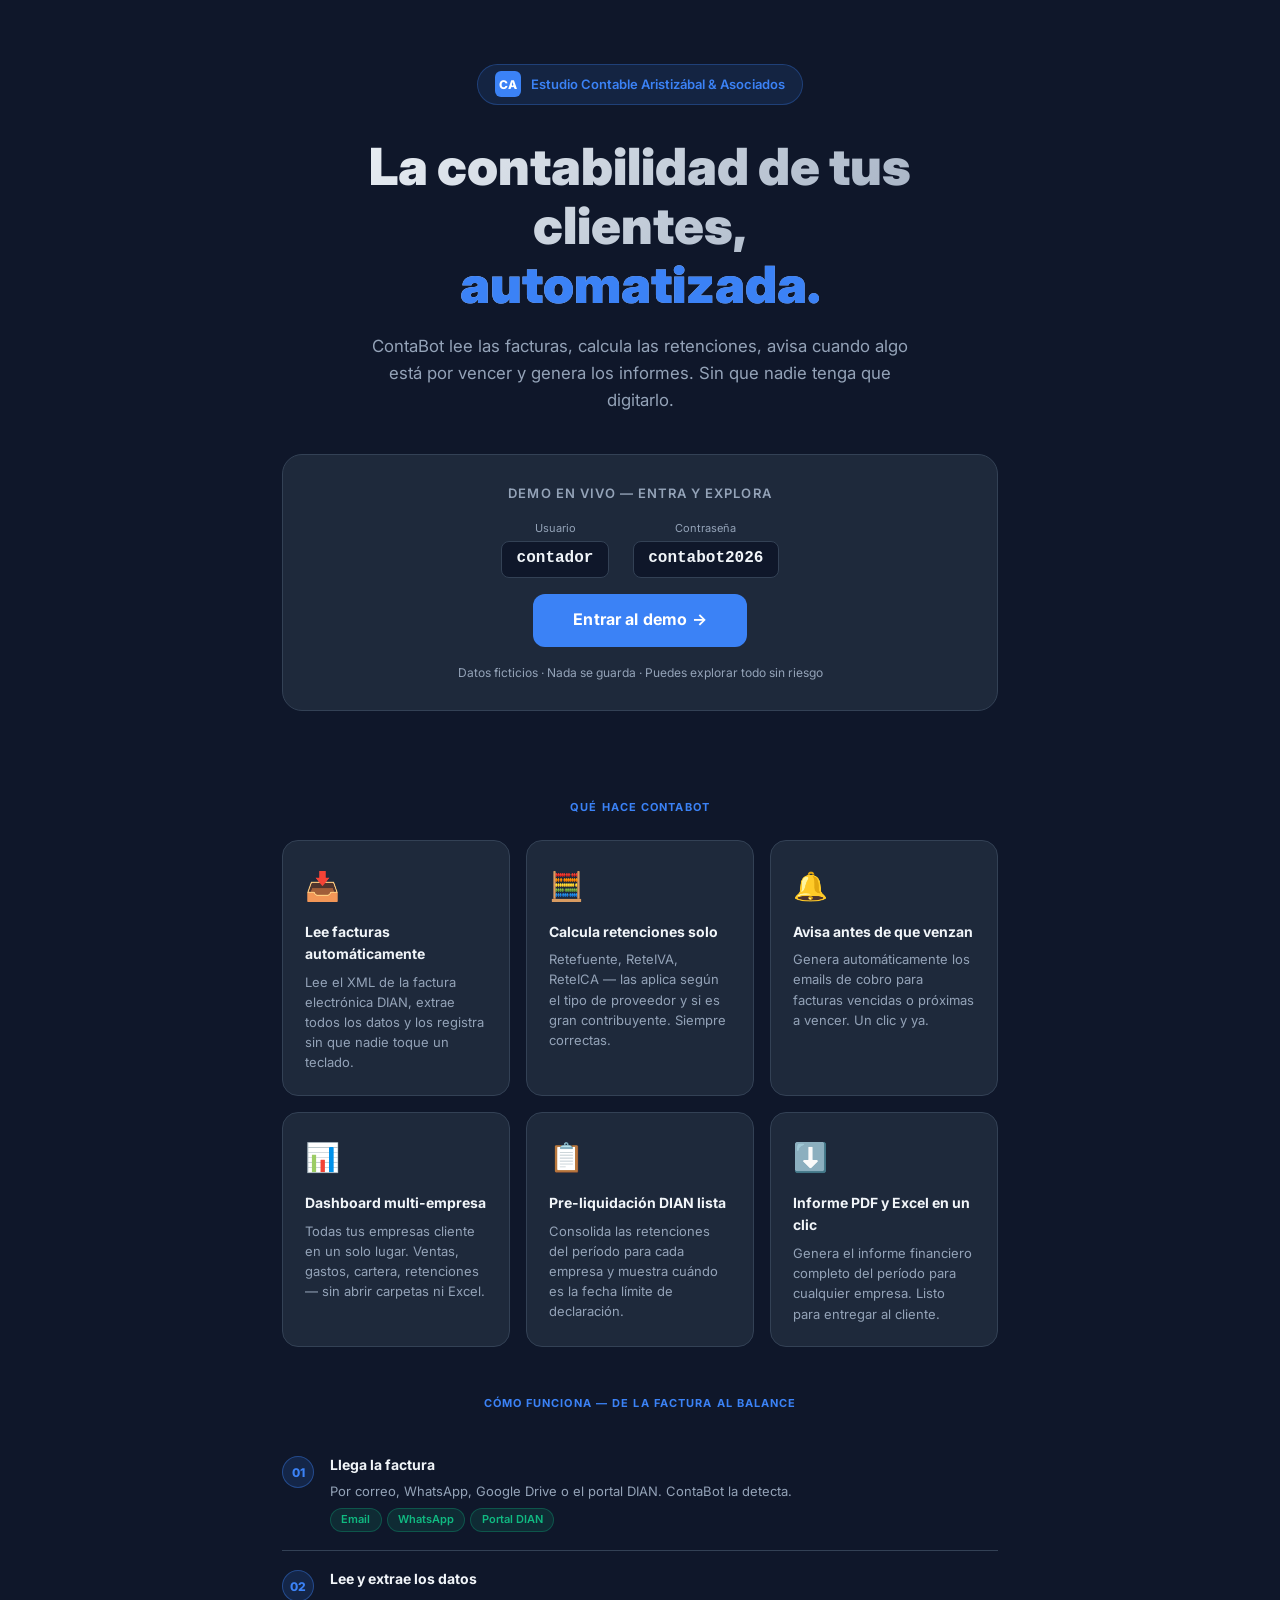
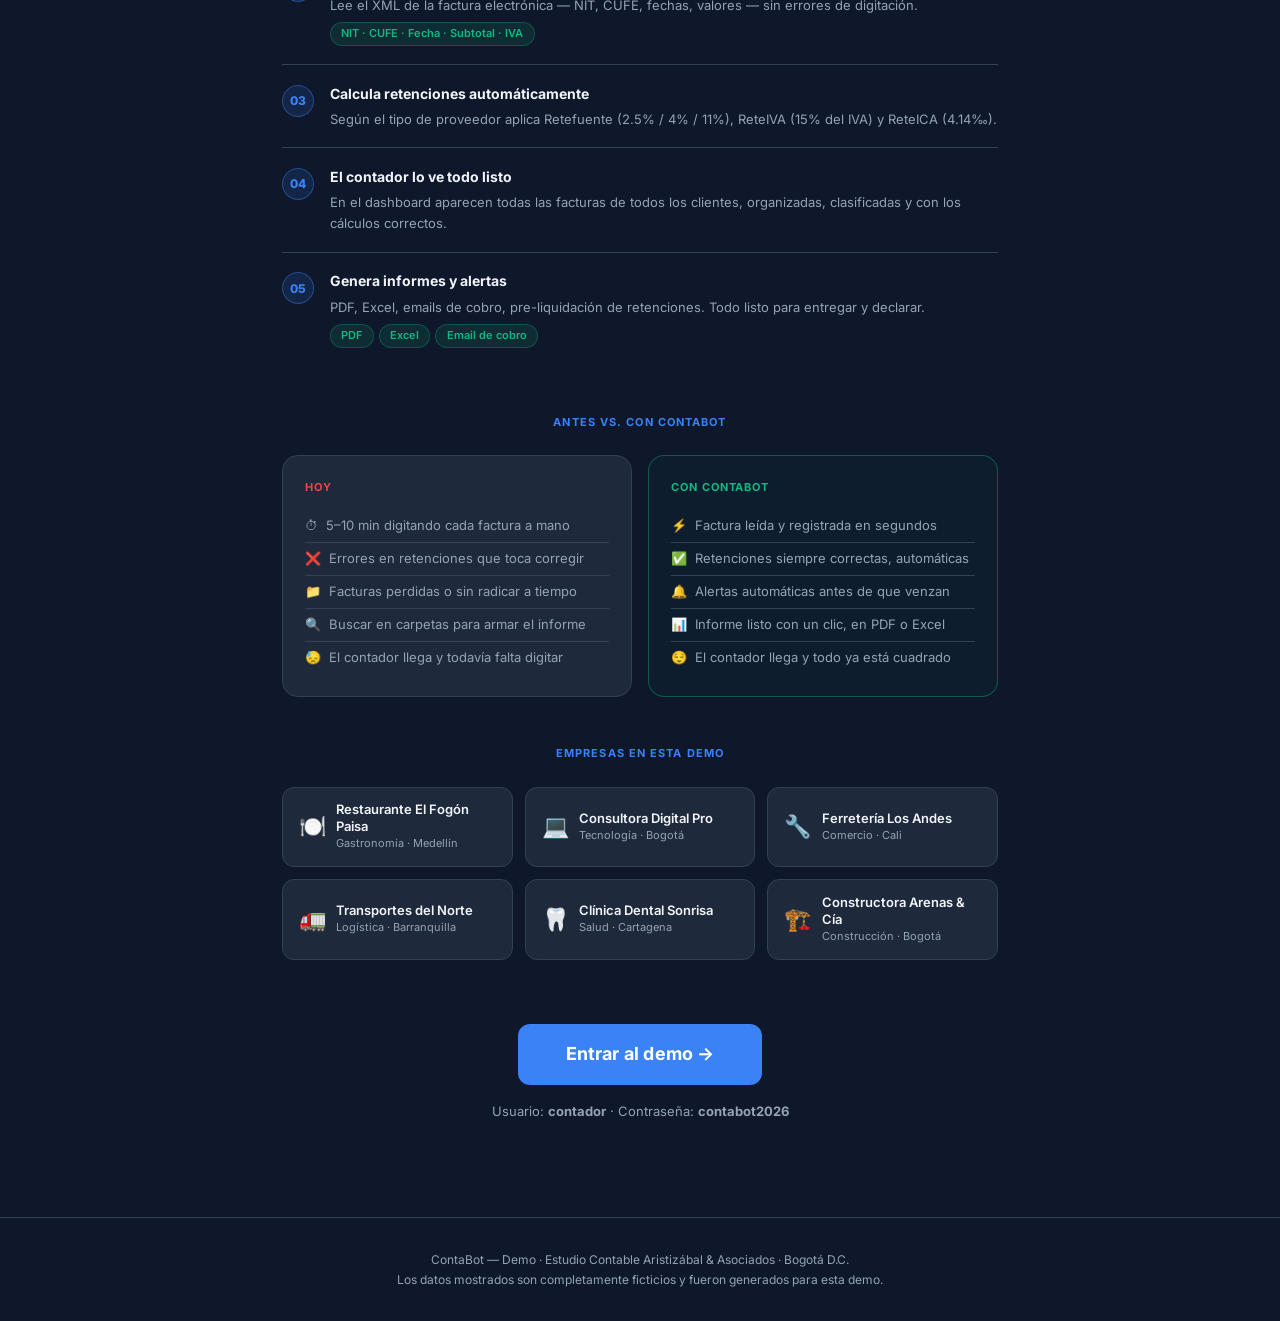
<file: ui/bienvenida.html>
<!DOCTYPE html>
<html lang="es">
<head>
  <meta charset="UTF-8"/>
  <meta name="viewport" content="width=device-width,initial-scale=1.0"/>
  <title>ContaBot — Demo para Eduardo</title>
  <link rel="preconnect" href="https://fonts.googleapis.com"/>
  <link rel="stylesheet" href="https://fonts.googleapis.com/css2?family=Inter:wght@400;500;600;700;800;900&display=swap"/>
  <style>
    *, *::before, *::after { box-sizing: border-box; margin: 0; padding: 0; }
    :root {
      --bg:     #0f172a;
      --bg2:    #1e293b;
      --border: #334155;
      --text:   #f1f5f9;
      --muted:  #94a3b8;
      --green:  #10b981;
      --blue:   #3b82f6;
      --yellow: #f59e0b;
      --red:    #ef4444;
    }
    body { font-family:'Inter',sans-serif; background:var(--bg); color:var(--text); min-height:100vh; font-size:15px; line-height:1.6; }

    /* ── HERO ── */
    .hero {
      max-width:780px; margin:0 auto; padding:4rem 2rem 2rem;
      text-align:center;
    }
    .logo-badge {
      display:inline-flex; align-items:center; gap:.6rem;
      background:rgba(59,130,246,.12); border:1px solid rgba(59,130,246,.3);
      border-radius:50px; padding:.4rem 1.1rem; margin-bottom:2rem;
      font-size:13px; font-weight:600; color:var(--blue);
    }
    .logo-icon-sm { width:26px; height:26px; background:var(--blue); border-radius:6px; display:flex; align-items:center; justify-content:center; font-size:12px; font-weight:800; color:#fff; }
    .hero-title {
      font-size:clamp(2rem,5vw,3.2rem); font-weight:900; line-height:1.15;
      margin-bottom:1.25rem;
      background: linear-gradient(135deg, #f1f5f9 0%, #94a3b8 100%);
      -webkit-background-clip:text; -webkit-text-fill-color:transparent;
    }
    .hero-title span { -webkit-text-fill-color:#3b82f6; }
    .hero-sub { font-size:1.05rem; color:var(--muted); max-width:560px; margin:0 auto 2.5rem; }

    /* ── CTA BOX ── */
    .cta-box {
      background:var(--bg2); border:1px solid var(--border);
      border-radius:20px; padding:1.75rem 2rem; margin-bottom:3.5rem;
      display:flex; flex-direction:column; align-items:center; gap:1rem;
    }
    .cta-label { font-size:13px; color:var(--muted); text-transform:uppercase; letter-spacing:.08em; font-weight:600; }
    .cta-credentials {
      display:flex; gap:1.5rem; flex-wrap:wrap; justify-content:center;
    }
    .cred-item { text-align:center; }
    .cred-key { font-size:11px; color:var(--muted); margin-bottom:.2rem; }
    .cred-val { font-size:16px; font-weight:700; font-family:'Courier New',monospace; color:var(--text); background:var(--bg); border:1px solid var(--border); border-radius:8px; padding:.3rem .9rem; }
    .btn-entrar {
      display:inline-block; background:var(--blue); color:#fff;
      text-decoration:none; border-radius:12px; padding:.85rem 2.5rem;
      font-size:16px; font-weight:700; transition:opacity .15s;
      letter-spacing:.01em;
    }
    .btn-entrar:hover { opacity:.88; }
    .cta-note { font-size:12px; color:var(--muted); }

    /* ── SECCIÓN QUÉ HACE ── */
    .section { max-width:780px; margin:0 auto; padding:0 2rem 4rem; }
    .section-title {
      font-size:11px; font-weight:700; color:var(--blue);
      text-transform:uppercase; letter-spacing:.1em; margin-bottom:1.5rem;
      text-align:center;
    }
    .features-grid {
      display:grid; grid-template-columns:repeat(auto-fill,minmax(220px,1fr)); gap:1rem; margin-bottom:3rem;
    }
    .feat-card {
      background:var(--bg2); border:1px solid var(--border);
      border-radius:16px; padding:1.4rem;
      transition:border-color .2s;
    }
    .feat-card:hover { border-color:var(--blue); }
    .feat-icon { font-size:28px; margin-bottom:.75rem; }
    .feat-title { font-size:14px; font-weight:700; margin-bottom:.4rem; }
    .feat-desc { font-size:13px; color:var(--muted); line-height:1.55; }

    /* ── FLUJO PASO A PASO ── */
    .flow { margin-bottom:3rem; }
    .flow-steps { display:flex; flex-direction:column; gap:0; }
    .flow-step {
      display:flex; gap:1rem; align-items:flex-start; padding:1.1rem 0;
      border-bottom:1px solid var(--border);
    }
    .flow-step:last-child { border-bottom:none; }
    .flow-num {
      width:32px; height:32px; border-radius:50%; background:rgba(59,130,246,.15);
      border:1px solid rgba(59,130,246,.4); color:var(--blue);
      display:flex; align-items:center; justify-content:center;
      font-size:12px; font-weight:800; flex-shrink:0; margin-top:2px;
    }
    .flow-body {}
    .flow-title { font-size:14px; font-weight:700; margin-bottom:.25rem; }
    .flow-desc { font-size:13px; color:var(--muted); }
    .flow-tag {
      display:inline-block; background:rgba(16,185,129,.12);
      border:1px solid rgba(16,185,129,.3); color:var(--green);
      border-radius:20px; padding:.15rem .65rem; font-size:11px; font-weight:600;
      margin-top:.4rem; margin-right:.3rem;
    }

    /* ── COMPARACIÓN ── */
    .compare-grid { display:grid; grid-template-columns:1fr 1fr; gap:1rem; margin-bottom:3rem; }
    .compare-card { background:var(--bg2); border:1px solid var(--border); border-radius:16px; padding:1.4rem; }
    .compare-card.after { border-color:rgba(16,185,129,.4); background:rgba(16,185,129,.04); }
    .compare-tag { font-size:11px; font-weight:700; text-transform:uppercase; letter-spacing:.08em; margin-bottom:.85rem; }
    .compare-tag.antes { color:var(--red); }
    .compare-tag.despues { color:var(--green); }
    .compare-item { font-size:13px; color:var(--muted); padding:.35rem 0; border-bottom:1px solid var(--border); display:flex; gap:.5rem; }
    .compare-item:last-child { border-bottom:none; }
    .compare-item .ico { flex-shrink:0; }

    /* ── EMPRESAS DEMO ── */
    .empresas-grid { display:grid; grid-template-columns:repeat(auto-fill,minmax(200px,1fr)); gap:.75rem; margin-bottom:3rem; }
    .empresa-pill {
      background:var(--bg2); border:1px solid var(--border);
      border-radius:12px; padding:.85rem 1rem;
      display:flex; align-items:center; gap:.65rem;
    }
    .empresa-pill-icon { font-size:22px; }
    .empresa-pill-info {}
    .empresa-pill-nombre { font-size:13px; font-weight:600; line-height:1.3; }
    .empresa-pill-sector { font-size:11px; color:var(--muted); }

    /* ── FOOTER ── */
    .footer { text-align:center; padding:2rem; border-top:1px solid var(--border); color:var(--muted); font-size:12px; }

    @media(max-width:600px){
      .compare-grid { grid-template-columns:1fr; }
      .cta-credentials { flex-direction:column; align-items:center; }
    }
  </style>
</head>
<body>

<!-- HERO -->
<div class="hero">
  <div class="logo-badge">
    <div class="logo-icon-sm">CA</div>
    Estudio Contable Aristizábal & Asociados
  </div>
  <h1 class="hero-title">La contabilidad de tus clientes,<br><span>automatizada.</span></h1>
  <p class="hero-sub">ContaBot lee las facturas, calcula las retenciones, avisa cuando algo está por vencer y genera los informes. Sin que nadie tenga que digitarlo.</p>

  <div class="cta-box">
    <div class="cta-label">Demo en vivo — entra y explora</div>
    <div class="cta-credentials">
      <div class="cred-item">
        <div class="cred-key">Usuario</div>
        <div class="cred-val">contador</div>
      </div>
      <div class="cred-item">
        <div class="cred-key">Contraseña</div>
        <div class="cred-val">contabot2026</div>
      </div>
    </div>
    <a href="/login" class="btn-entrar">Entrar al demo →</a>
    <div class="cta-note">Datos ficticios · Nada se guarda · Puedes explorar todo sin riesgo</div>
  </div>
</div>

<!-- QUÉ HACE -->
<div class="section">
  <div class="section-title">Qué hace ContaBot</div>
  <div class="features-grid">
    <div class="feat-card">
      <div class="feat-icon">📥</div>
      <div class="feat-title">Lee facturas automáticamente</div>
      <div class="feat-desc">Lee el XML de la factura electrónica DIAN, extrae todos los datos y los registra sin que nadie toque un teclado.</div>
    </div>
    <div class="feat-card">
      <div class="feat-icon">🧮</div>
      <div class="feat-title">Calcula retenciones solo</div>
      <div class="feat-desc">Retefuente, ReteIVA, ReteICA — las aplica según el tipo de proveedor y si es gran contribuyente. Siempre correctas.</div>
    </div>
    <div class="feat-card">
      <div class="feat-icon">🔔</div>
      <div class="feat-title">Avisa antes de que venzan</div>
      <div class="feat-desc">Genera automáticamente los emails de cobro para facturas vencidas o próximas a vencer. Un clic y ya.</div>
    </div>
    <div class="feat-card">
      <div class="feat-icon">📊</div>
      <div class="feat-title">Dashboard multi-empresa</div>
      <div class="feat-desc">Todas tus empresas cliente en un solo lugar. Ventas, gastos, cartera, retenciones — sin abrir carpetas ni Excel.</div>
    </div>
    <div class="feat-card">
      <div class="feat-icon">📋</div>
      <div class="feat-title">Pre-liquidación DIAN lista</div>
      <div class="feat-desc">Consolida las retenciones del período para cada empresa y muestra cuándo es la fecha límite de declaración.</div>
    </div>
    <div class="feat-card">
      <div class="feat-icon">⬇️</div>
      <div class="feat-title">Informe PDF y Excel en un clic</div>
      <div class="feat-desc">Genera el informe financiero completo del período para cualquier empresa. Listo para entregar al cliente.</div>
    </div>
  </div>

  <!-- FLUJO -->
  <div class="section-title">Cómo funciona — de la factura al balance</div>
  <div class="flow">
    <div class="flow-steps">
      <div class="flow-step">
        <div class="flow-num">01</div>
        <div class="flow-body">
          <div class="flow-title">Llega la factura</div>
          <div class="flow-desc">Por correo, WhatsApp, Google Drive o el portal DIAN. ContaBot la detecta.</div>
          <span class="flow-tag">Email</span><span class="flow-tag">WhatsApp</span><span class="flow-tag">Portal DIAN</span>
        </div>
      </div>
      <div class="flow-step">
        <div class="flow-num">02</div>
        <div class="flow-body">
          <div class="flow-title">Lee y extrae los datos</div>
          <div class="flow-desc">Lee el XML de la factura electrónica — NIT, CUFE, fechas, valores — sin errores de digitación.</div>
          <span class="flow-tag">NIT · CUFE · Fecha · Subtotal · IVA</span>
        </div>
      </div>
      <div class="flow-step">
        <div class="flow-num">03</div>
        <div class="flow-body">
          <div class="flow-title">Calcula retenciones automáticamente</div>
          <div class="flow-desc">Según el tipo de proveedor aplica Retefuente (2.5% / 4% / 11%), ReteIVA (15% del IVA) y ReteICA (4.14‰).</div>
        </div>
      </div>
      <div class="flow-step">
        <div class="flow-num">04</div>
        <div class="flow-body">
          <div class="flow-title">El contador lo ve todo listo</div>
          <div class="flow-desc">En el dashboard aparecen todas las facturas de todos los clientes, organizadas, clasificadas y con los cálculos correctos.</div>
        </div>
      </div>
      <div class="flow-step">
        <div class="flow-num">05</div>
        <div class="flow-body">
          <div class="flow-title">Genera informes y alertas</div>
          <div class="flow-desc">PDF, Excel, emails de cobro, pre-liquidación de retenciones. Todo listo para entregar y declarar.</div>
          <span class="flow-tag">PDF</span><span class="flow-tag">Excel</span><span class="flow-tag">Email de cobro</span>
        </div>
      </div>
    </div>
  </div>

  <!-- COMPARACIÓN -->
  <div class="section-title">Antes vs. con ContaBot</div>
  <div class="compare-grid">
    <div class="compare-card">
      <div class="compare-tag antes">Hoy</div>
      <div class="compare-item"><span class="ico">⏱</span> 5–10 min digitando cada factura a mano</div>
      <div class="compare-item"><span class="ico">❌</span> Errores en retenciones que toca corregir</div>
      <div class="compare-item"><span class="ico">📁</span> Facturas perdidas o sin radicar a tiempo</div>
      <div class="compare-item"><span class="ico">🔍</span> Buscar en carpetas para armar el informe</div>
      <div class="compare-item"><span class="ico">😓</span> El contador llega y todavía falta digitar</div>
    </div>
    <div class="compare-card after">
      <div class="compare-tag despues">Con ContaBot</div>
      <div class="compare-item"><span class="ico">⚡</span> Factura leída y registrada en segundos</div>
      <div class="compare-item"><span class="ico">✅</span> Retenciones siempre correctas, automáticas</div>
      <div class="compare-item"><span class="ico">🔔</span> Alertas automáticas antes de que venzan</div>
      <div class="compare-item"><span class="ico">📊</span> Informe listo con un clic, en PDF o Excel</div>
      <div class="compare-item"><span class="ico">😌</span> El contador llega y todo ya está cuadrado</div>
    </div>
  </div>

  <!-- EMPRESAS EN LA DEMO -->
  <div class="section-title">Empresas en esta demo</div>
  <div class="empresas-grid">
    <div class="empresa-pill"><div class="empresa-pill-icon">🍽️</div><div class="empresa-pill-info"><div class="empresa-pill-nombre">Restaurante El Fogón Paisa</div><div class="empresa-pill-sector">Gastronomía · Medellín</div></div></div>
    <div class="empresa-pill"><div class="empresa-pill-icon">💻</div><div class="empresa-pill-info"><div class="empresa-pill-nombre">Consultora Digital Pro</div><div class="empresa-pill-sector">Tecnología · Bogotá</div></div></div>
    <div class="empresa-pill"><div class="empresa-pill-icon">🔧</div><div class="empresa-pill-info"><div class="empresa-pill-nombre">Ferretería Los Andes</div><div class="empresa-pill-sector">Comercio · Cali</div></div></div>
    <div class="empresa-pill"><div class="empresa-pill-icon">🚛</div><div class="empresa-pill-info"><div class="empresa-pill-nombre">Transportes del Norte</div><div class="empresa-pill-sector">Logística · Barranquilla</div></div></div>
    <div class="empresa-pill"><div class="empresa-pill-icon">🦷</div><div class="empresa-pill-info"><div class="empresa-pill-nombre">Clínica Dental Sonrisa</div><div class="empresa-pill-sector">Salud · Cartagena</div></div></div>
    <div class="empresa-pill"><div class="empresa-pill-icon">🏗️</div><div class="empresa-pill-info"><div class="empresa-pill-nombre">Constructora Arenas & Cía</div><div class="empresa-pill-sector">Construcción · Bogotá</div></div></div>
  </div>

  <!-- CTA FINAL -->
  <div style="text-align:center;padding:1rem 0 2rem">
    <a href="/login" class="btn-entrar" style="font-size:18px;padding:1rem 3rem">Entrar al demo →</a>
    <p style="margin-top:1rem;font-size:13px;color:var(--muted)">Usuario: <b>contador</b> · Contraseña: <b>contabot2026</b></p>
  </div>

</div>

<div class="footer">
  ContaBot — Demo · Estudio Contable Aristizábal & Asociados · Bogotá D.C.<br>
  Los datos mostrados son completamente ficticios y fueron generados para esta demo.
</div>

</body>
</html>
</file>
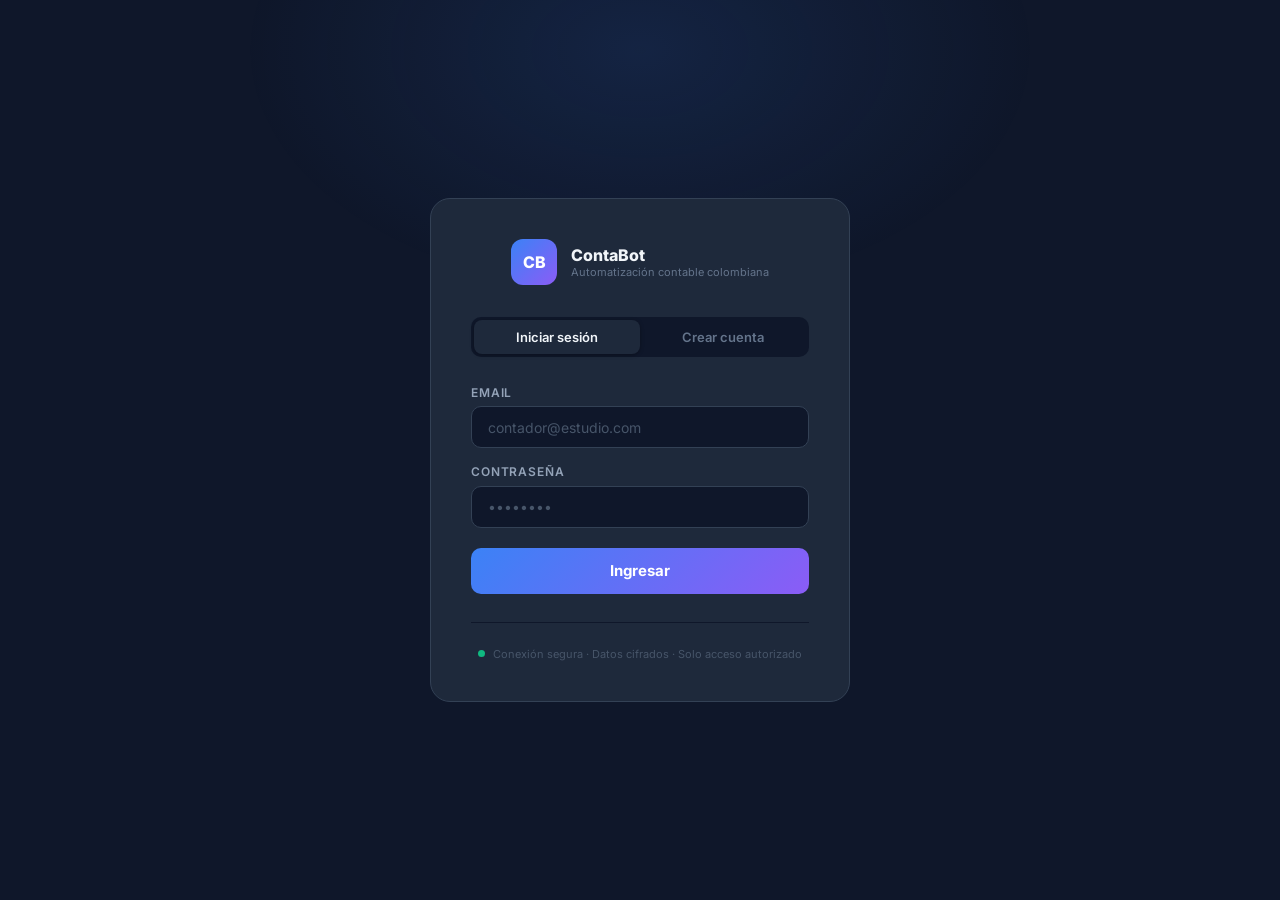
<file: ui/login.html>
<!DOCTYPE html>
<html lang="es">
<head>
  <meta charset="UTF-8"/>
  <meta name="viewport" content="width=device-width,initial-scale=1.0"/>
  <title>ContaBot — Acceso</title>
  <link rel="preconnect" href="https://fonts.googleapis.com"/>
  <link rel="stylesheet" href="https://fonts.googleapis.com/css2?family=Inter:wght@400;500;600;700;800&display=swap"/>
  <style>
    *,*::before,*::after{box-sizing:border-box;margin:0;padding:0}
    body{font-family:'Inter',sans-serif;background:#0f172a;color:#f1f5f9;min-height:100vh;display:flex;flex-direction:column;align-items:center;justify-content:center;}
    .bg-glow{position:fixed;top:-200px;left:50%;transform:translateX(-50%);width:800px;height:500px;background:radial-gradient(ellipse,rgba(59,130,246,.12) 0%,transparent 70%);pointer-events:none;}
    .login-card{background:#1e293b;border:1px solid #334155;border-radius:20px;padding:2.5rem;width:100%;max-width:420px;position:relative;}
    .login-logo{display:flex;align-items:center;gap:.85rem;margin-bottom:2rem;justify-content:center;}
    .login-logo-icon{width:46px;height:46px;background:linear-gradient(135deg,#3b82f6,#8b5cf6);border-radius:12px;display:flex;align-items:center;justify-content:center;font-weight:800;font-size:16px;color:white;flex-shrink:0;}
    .login-logo-title{font-size:16px;font-weight:800;line-height:1.2;}
    .login-logo-sub{font-size:11px;color:#64748b;}
    .tabs{display:flex;gap:0;background:#0f172a;border-radius:10px;padding:3px;margin-bottom:1.75rem;}
    .tab-btn{flex:1;padding:.55rem;font-size:13px;font-weight:600;font-family:inherit;border:none;border-radius:8px;cursor:pointer;transition:all .15s;background:transparent;color:#64748b;}
    .tab-btn.active{background:#1e293b;color:#f1f5f9;box-shadow:0 1px 4px rgba(0,0,0,.3);}
    .tab-content{display:none;}
    .tab-content.active{display:block;}
    .form-group{margin-bottom:1rem;}
    .form-label{display:block;font-size:12px;font-weight:600;color:#94a3b8;text-transform:uppercase;letter-spacing:.07em;margin-bottom:.4rem;}
    .form-input{width:100%;background:#0f172a;border:1px solid #334155;border-radius:10px;padding:.72rem 1rem;font-size:14px;font-family:inherit;color:#f1f5f9;outline:none;transition:border-color .15s;}
    .form-input:focus{border-color:#3b82f6;}
    .form-input:focus-visible{outline:2px solid #3b82f6;outline-offset:2px;}
    .form-input::placeholder{color:#475569;}
    .form-row{display:grid;grid-template-columns:1fr 1fr;gap:.75rem;}
    .login-btn{width:100%;background:linear-gradient(135deg,#3b82f6,#8b5cf6);border:none;border-radius:10px;padding:.85rem;font-size:15px;font-weight:700;font-family:inherit;color:white;cursor:pointer;margin-top:.25rem;transition:opacity .15s,transform .15s;}
    .login-btn:hover{opacity:.92;transform:translateY(-1px);}
    .login-btn:active{transform:none;}
    .login-btn:focus-visible{outline:2px solid #3b82f6;outline-offset:2px;}
    .msg{display:none;border-radius:8px;padding:.65rem 1rem;font-size:13px;text-align:center;margin-top:.75rem;}
    .msg.error{background:rgba(239,68,68,.1);border:1px solid rgba(239,68,68,.25);color:#ef4444;}
    .msg.success{background:rgba(16,185,129,.1);border:1px solid rgba(16,185,129,.25);color:#10b981;}
    .login-badge{display:flex;align-items:center;gap:.5rem;justify-content:center;margin-top:1.75rem;padding-top:1.5rem;border-top:1px solid #0f172a;}
    .login-badge-dot{width:7px;height:7px;background:#10b981;border-radius:50%;}
    .login-badge-text{font-size:11px;color:#475569;}
    .optional{color:#475569;font-weight:400;text-transform:none;font-size:11px;}
  </style>
</head>
<body>
<div class="bg-glow"></div>

<div class="login-card">
  <div class="login-logo">
    <div class="login-logo-icon">CB</div>
    <div>
      <div class="login-logo-title">ContaBot</div>
      <div class="login-logo-sub">Automatización contable colombiana</div>
    </div>
  </div>

  <div class="tabs" role="tablist">
    <button class="tab-btn active" role="tab" aria-selected="true" onclick="showTab('login',this)">Iniciar sesión</button>
    <button class="tab-btn" role="tab" aria-selected="false" onclick="showTab('registro',this)">Crear cuenta</button>
  </div>

  <!-- LOGIN -->
  <div id="tab-login" class="tab-content active" role="tabpanel">
    <form onsubmit="doLogin(event)" novalidate>
      <div class="form-group">
        <label class="form-label" for="l-email">Email</label>
        <input class="form-input" type="email" id="l-email" placeholder="contador@estudio.com" autocomplete="email" required/>
      </div>
      <div class="form-group">
        <label class="form-label" for="l-pass">Contraseña</label>
        <input class="form-input" type="password" id="l-pass" placeholder="••••••••" autocomplete="current-password" required/>
      </div>
      <button class="login-btn" type="submit" id="login-btn">Ingresar</button>
      <div class="msg error" id="login-error"></div>
    </form>
  </div>

  <!-- REGISTRO -->
  <div id="tab-registro" class="tab-content" role="tabpanel">
    <form onsubmit="doRegistro(event)" novalidate>
      <div class="form-group">
        <label class="form-label" for="r-nombre">Nombre completo</label>
        <input class="form-input" type="text" id="r-nombre" placeholder="Carlos Eduardo Ramírez" autocomplete="name" required/>
      </div>
      <div class="form-group">
        <label class="form-label" for="r-estudio">Nombre del estudio <span class="optional">(opcional)</span></label>
        <input class="form-input" type="text" id="r-estudio" placeholder="Estudio Contable Ramírez & Asociados"/>
      </div>
      <div class="form-row">
        <div class="form-group">
          <label class="form-label" for="r-tp">T.P. <span class="optional">(opcional)</span></label>
          <input class="form-input" type="text" id="r-tp" placeholder="124567-T"/>
        </div>
        <div class="form-group">
          <label class="form-label" for="r-tel">Teléfono <span class="optional">(opcional)</span></label>
          <input class="form-input" type="tel" id="r-tel" placeholder="315-890-4321"/>
        </div>
      </div>
      <div class="form-group">
        <label class="form-label" for="r-email">Email</label>
        <input class="form-input" type="email" id="r-email" placeholder="contador@estudio.com" autocomplete="email" required/>
      </div>
      <div class="form-group">
        <label class="form-label" for="r-pass">Contraseña <span class="optional">(mín. 8 caracteres)</span></label>
        <input class="form-input" type="password" id="r-pass" placeholder="••••••••" autocomplete="new-password" required minlength="8"/>
      </div>
      <div class="form-group">
        <label class="form-label" for="r-codigo">Código de acceso</label>
        <input class="form-input" type="text" id="r-codigo" placeholder="Código proporcionado por ContaBot" required/>
      </div>
      <button class="login-btn" type="submit" id="registro-btn">Crear mi cuenta</button>
      <div class="msg error" id="registro-error"></div>
      <div class="msg success" id="registro-ok"></div>
    </form>
  </div>

  <div class="login-badge">
    <div class="login-badge-dot"></div>
    <span class="login-badge-text">Conexión segura · Datos cifrados · Solo acceso autorizado</span>
  </div>
</div>

<script>
function showTab(tab, btn) {
  document.querySelectorAll('.tab-content').forEach(t => t.classList.remove('active'));
  document.querySelectorAll('.tab-btn').forEach(b => { b.classList.remove('active'); b.setAttribute('aria-selected','false'); });
  document.getElementById('tab-' + tab).classList.add('active');
  btn.classList.add('active');
  btn.setAttribute('aria-selected','true');
}

async function doLogin(e) {
  e.preventDefault();
  const email = document.getElementById('l-email').value.trim();
  const pass  = document.getElementById('l-pass').value;
  const btn   = document.getElementById('login-btn');
  const err   = document.getElementById('login-error');
  err.style.display = 'none';
  btn.textContent = 'Verificando...';
  btn.disabled = true;
  try {
    const res  = await fetch('/api/login', {
      method: 'POST',
      headers: {'Content-Type': 'application/json'},
      body: JSON.stringify({email, password: pass})
    });
    const data = await res.json();
    if (data.ok) {
      btn.textContent = 'Bienvenido ' + (data.nombre || '') + ' ✓';
      setTimeout(() => { window.location.href = '/'; }, 600);
    } else {
      err.textContent = data.error || 'Credenciales inválidas';
      err.style.display = 'block';
      btn.textContent = 'Ingresar';
      btn.disabled = false;
    }
  } catch {
    err.textContent = 'Error de conexión. Intente de nuevo.';
    err.style.display = 'block';
    btn.textContent = 'Ingresar';
    btn.disabled = false;
  }
}

async function doRegistro(e) {
  e.preventDefault();
  const nombre  = document.getElementById('r-nombre').value.trim();
  const estudio = document.getElementById('r-estudio').value.trim();
  const tp      = document.getElementById('r-tp').value.trim();
  const tel     = document.getElementById('r-tel').value.trim();
  const email   = document.getElementById('r-email').value.trim();
  const pass    = document.getElementById('r-pass').value;
  const codigo  = document.getElementById('r-codigo').value.trim();
  const btn     = document.getElementById('registro-btn');
  const err     = document.getElementById('registro-error');
  const ok      = document.getElementById('registro-ok');
  err.style.display = 'none';
  ok.style.display  = 'none';
  btn.textContent = 'Creando cuenta...';
  btn.disabled = true;
  try {
    const res  = await fetch('/api/registro', {
      method: 'POST',
      headers: {'Content-Type': 'application/json'},
      body: JSON.stringify({nombre, estudio_nombre: estudio, tp_numero: tp, telefono: tel, email, password: pass, codigo})
    });
    const data = await res.json();
    if (data.ok) {
      ok.textContent = '¡Cuenta creada! Redirigiendo...';
      ok.style.display = 'block';
      setTimeout(() => { window.location.href = '/'; }, 800);
    } else {
      err.textContent = data.error || 'Error al crear la cuenta';
      err.style.display = 'block';
      btn.textContent = 'Crear mi cuenta';
      btn.disabled = false;
    }
  } catch {
    err.textContent = 'Error de conexión. Intente de nuevo.';
    err.style.display = 'block';
    btn.textContent = 'Crear mi cuenta';
    btn.disabled = false;
  }
}
</script>
</body>
</html>
</file>
